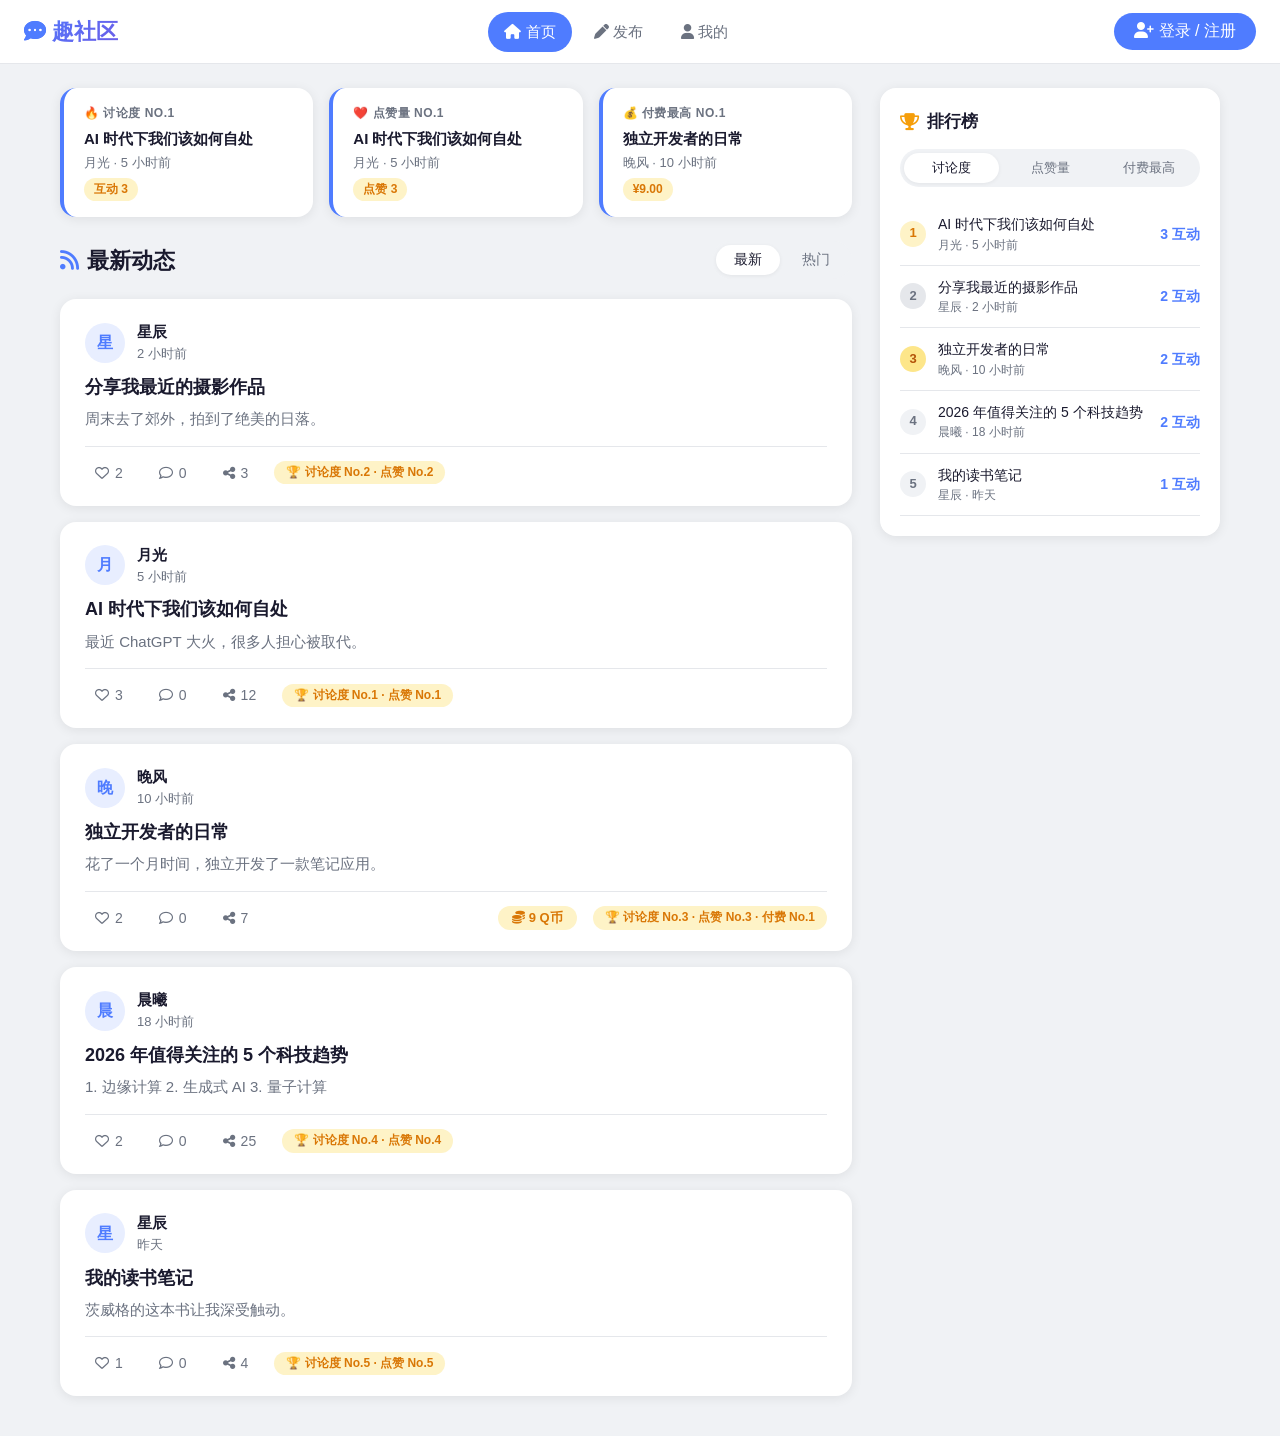
<file: index.html>
<!DOCTYPE html>
<html lang="zh-CN">
<head>
    <meta charset="UTF-8" />
    <meta name="viewport" content="width=device-width, initial-scale=1.0" />
    <title>趣社区 - 自由分享交流</title>
    <link rel="stylesheet" href="https://cdnjs.cloudflare.com/ajax/libs/font-awesome/6.4.0/css/all.min.css" />
    <style>
        /* ===== CSS 变量 & 重置 ===== */
        :root {
            --primary: #4F7CFF;
            --primary-dark: #3a5fd9;
            --primary-light: #e8eeff;
            --secondary: #6C5CE7;
            --bg: #F0F2F5;
            --card-bg: #ffffff;
            --text: #1a1a2e;
            --text-secondary: #6b7280;
            --border: #e5e7eb;
            --shadow: 0 2px 12px rgba(0, 0, 0, 0.08);
            --radius: 16px;
            --radius-sm: 10px;
            --nav-height: 64px;
            --max-width: 1200px;
            --transition: 0.25s ease;
        }
        * {
            margin: 0;
            padding: 0;
            box-sizing: border-box;
        }
        body {
            font-family: -apple-system, "Helvetica Neue", Arial, sans-serif;
            background: var(--bg);
            color: var(--text);
            padding-top: var(--nav-height);
            line-height: 1.6;
        }
        a {
            text-decoration: none;
            color: inherit;
        }
        button {
            cursor: pointer;
            border: none;
            outline: none;
            font-family: inherit;
            font-size: inherit;
            background: none;
        }
        input,
        textarea {
            font-family: inherit;
            font-size: inherit;
            outline: none;
            border: none;
        }
        img {
            display: block;
            max-width: 100%;
        }
        .hidden {
            display: none !important;
        }

        /* ===== Toast ===== */
        .toast {
            position: fixed;
            bottom: 30px;
            left: 50%;
            transform: translateX(-50%);
            background: #1f2937;
            color: #fff;
            padding: 12px 28px;
            border-radius: 30px;
            font-size: 14px;
            font-weight: 500;
            box-shadow: 0 8px 32px rgba(0, 0, 0, 0.2);
            z-index: 9999;
            opacity: 0;
            transition: opacity 0.35s ease;
            pointer-events: none;
            max-width: 90vw;
            text-align: center;
        }
        .toast.show {
            opacity: 1;
        }
        .toast.success {
            background: #065f46;
        }
        .toast.error {
            background: #991b1b;
        }
        .toast.info {
            background: #1e40af;
        }

        /* ===== 导航栏 ===== */
        .navbar {
            position: fixed;
            top: 0;
            left: 0;
            right: 0;
            height: var(--nav-height);
            background: var(--card-bg);
            border-bottom: 1px solid var(--border);
            display: flex;
            align-items: center;
            justify-content: space-between;
            padding: 0 24px;
            z-index: 1000;
        }
        .navbar .logo {
            font-size: 22px;
            font-weight: 700;
            background: linear-gradient(135deg, var(--primary), var(--secondary));
            -webkit-background-clip: text;
            -webkit-text-fill-color: transparent;
        }
        .navbar .logo i {
            -webkit-text-fill-color: var(--primary);
        }
        .navbar .nav-links {
            display: flex;
            align-items: center;
            gap: 6px;
        }
        .navbar .nav-links a {
            padding: 8px 16px;
            border-radius: 30px;
            font-size: 15px;
            font-weight: 500;
            color: var(--text-secondary);
            transition: var(--transition);
            text-decoration: none;
            cursor: pointer;
        }
        .navbar .nav-links a:hover {
            background: var(--primary-light);
            color: var(--primary);
        }
        .navbar .nav-links a.active {
            background: var(--primary);
            color: #fff;
        }
        .navbar .user-area {
            display: flex;
            align-items: center;
            gap: 12px;
        }
        .navbar .user-area .avatar-sm {
            width: 34px;
            height: 34px;
            border-radius: 50%;
            background: var(--primary-light);
            color: var(--primary);
            display: flex;
            align-items: center;
            justify-content: center;
            font-weight: 600;
            font-size: 15px;
            flex-shrink: 0;
            overflow: hidden;
        }
        .navbar .user-area .avatar-sm img {
            width: 34px;
            height: 34px;
            border-radius: 50%;
            object-fit: cover;
        }
        .navbar .user-area .username {
            font-weight: 500;
            font-size: 14px;
            color: var(--text);
        }
        .navbar .user-area .btn-login {
            background: var(--primary);
            color: #fff;
            padding: 8px 20px;
            border-radius: 30px;
            font-weight: 500;
            transition: var(--transition);
        }
        .navbar .user-area .btn-login:hover {
            background: var(--primary-dark);
        }
        .navbar .user-area .btn-logout {
            color: var(--text-secondary);
            padding: 6px 12px;
            border-radius: 30px;
            transition: var(--transition);
        }
        .navbar .user-area .btn-logout:hover {
            background: #fee2e2;
            color: #dc2626;
        }
        .nav-toggle {
            display: none;
            font-size: 24px;
            color: var(--text);
            padding: 4px 8px;
        }
        @media (max-width: 820px) {
            .nav-toggle {
                display: block;
            }
            .navbar .nav-links {
                position: absolute;
                top: var(--nav-height);
                left: 0;
                right: 0;
                background: var(--card-bg);
                flex-direction: column;
                padding: 16px 24px;
                gap: 4px;
                border-bottom: 1px solid var(--border);
                box-shadow: var(--shadow);
                display: none;
            }
            .navbar .nav-links.open {
                display: flex;
            }
            .navbar .nav-links a {
                width: 100%;
                padding: 12px 16px;
                justify-content: center;
            }
            .navbar .user-area .username {
                display: none;
            }
        }

        /* ===== 容器 ===== */
        .container {
            max-width: var(--max-width);
            margin: 0 auto;
            padding: 24px 20px;
            display: grid;
            grid-template-columns: 1fr 340px;
            gap: 28px;
        }
        @media (max-width: 960px) {
            .container {
                grid-template-columns: 1fr;
            }
        }

        /* ===== 页面切换 ===== */
        .page {
            display: none;
            animation: fadeUp 0.3s ease;
        }
        .page.active {
            display: block;
        }
        @keyframes fadeUp {
            from {
                opacity: 0;
                transform: translateY(12px);
            }
            to {
                opacity: 1;
                transform: translateY(0);
            }
        }
        .page-title {
            font-size: 24px;
            font-weight: 700;
            margin-bottom: 20px;
        }

        /* ===== 冠军展示 ===== */
        .champions {
            display: grid;
            grid-template-columns: repeat(3, 1fr);
            gap: 16px;
            margin-bottom: 24px;
        }
        @media (max-width: 600px) {
            .champions {
                grid-template-columns: 1fr;
            }
        }
        .champion-item {
            background: var(--card-bg);
            border-radius: var(--radius);
            padding: 16px 20px;
            box-shadow: var(--shadow);
            border-left: 4px solid var(--primary);
            cursor: pointer;
            transition: var(--transition);
        }
        .champion-item:hover {
            transform: translateY(-2px);
            box-shadow: 0 4px 16px rgba(0, 0, 0, 0.1);
        }
        .champion-item .champ-label {
            font-size: 12px;
            font-weight: 600;
            color: var(--text-secondary);
            text-transform: uppercase;
            letter-spacing: 0.5px;
        }
        .champion-item .champ-title {
            font-weight: 600;
            font-size: 15px;
            margin: 4px 0 2px;
            white-space: nowrap;
            overflow: hidden;
            text-overflow: ellipsis;
        }
        .champion-item .champ-meta {
            font-size: 13px;
            color: var(--text-secondary);
        }
        .champion-item .champ-badge {
            display: inline-block;
            background: #fef3c7;
            color: #d97706;
            font-size: 12px;
            font-weight: 700;
            padding: 2px 10px;
            border-radius: 20px;
            margin-top: 4px;
        }

        /* ===== 帖子列表 ===== */
        .feed-header {
            display: flex;
            align-items: center;
            justify-content: space-between;
            margin-bottom: 20px;
            flex-wrap: wrap;
            gap: 12px;
        }
        .feed-header h2 {
            font-size: 22px;
            font-weight: 700;
        }
        .feed-header .tabs {
            display: flex;
            gap: 4px;
            background: var(--bg);
            padding: 4px;
            border-radius: 30px;
        }
        .feed-header .tabs button {
            padding: 6px 18px;
            border-radius: 30px;
            font-size: 14px;
            font-weight: 500;
            color: var(--text-secondary);
            transition: var(--transition);
            background: none;
            border: none;
            cursor: pointer;
        }
        .feed-header .tabs button.active {
            background: var(--card-bg);
            color: var(--text);
            box-shadow: 0 1px 4px rgba(0, 0, 0, 0.06);
        }

        /* ===== 帖子卡片 ===== */
        .post-card {
            background: var(--card-bg);
            border-radius: var(--radius);
            padding: 20px 24px;
            margin-bottom: 16px;
            box-shadow: var(--shadow);
            transition: var(--transition);
            border: 1px solid transparent;
            cursor: pointer;
        }
        .post-card:hover {
            border-color: var(--border);
            box-shadow: 0 4px 20px rgba(0, 0, 0, 0.06);
        }
        .post-card .post-header {
            display: flex;
            align-items: center;
            gap: 12px;
            margin-bottom: 10px;
        }
        .post-card .post-header .avatar {
            width: 40px;
            height: 40px;
            border-radius: 50%;
            background: var(--primary-light);
            color: var(--primary);
            display: flex;
            align-items: center;
            justify-content: center;
            font-weight: 600;
            font-size: 16px;
            flex-shrink: 0;
            overflow: hidden;
        }
        .post-card .post-header .avatar img {
            width: 40px;
            height: 40px;
            border-radius: 50%;
            object-fit: cover;
        }
        .post-card .post-header .info .name {
            font-weight: 600;
            font-size: 15px;
        }
        .post-card .post-header .info .time {
            font-size: 13px;
            color: var(--text-secondary);
        }
        .post-card .post-title {
            font-size: 18px;
            font-weight: 600;
            margin-bottom: 6px;
            line-height: 1.4;
        }
        .post-card .post-content {
            color: var(--text-secondary);
            font-size: 15px;
            display: -webkit-box;
            -webkit-line-clamp: 3;
            -webkit-box-orient: vertical;
            overflow: hidden;
            line-height: 1.7;
        }
        .post-card .post-media {
            margin-top: 12px;
            display: grid;
            grid-template-columns: repeat(auto-fill, minmax(120px, 1fr));
            gap: 8px;
        }
        .post-card .post-media img {
            border-radius: var(--radius-sm);
            width: 100%;
            height: 120px;
            object-fit: cover;
            background: var(--bg);
        }
        .post-card .post-media video {
            border-radius: var(--radius-sm);
            width: 100%;
            max-height: 300px;
            background: #000;
        }
        .post-card .post-meta {
            display: flex;
            align-items: center;
            gap: 16px;
            margin-top: 14px;
            padding-top: 14px;
            border-top: 1px solid var(--border);
            flex-wrap: wrap;
        }
        .post-card .post-meta .action-btn {
            display: flex;
            align-items: center;
            gap: 6px;
            font-size: 14px;
            color: var(--text-secondary);
            padding: 4px 10px;
            border-radius: 30px;
            transition: var(--transition);
            background: transparent;
            border: none;
            cursor: pointer;
        }
        .post-card .post-meta .action-btn:hover {
            background: var(--primary-light);
            color: var(--primary);
        }
        .post-card .post-meta .action-btn.liked {
            color: var(--primary);
        }
        .post-card .post-meta .action-btn.liked i {
            font-weight: 900;
        }
        .post-card .post-meta .action-btn .count {
            font-weight: 500;
        }
        .post-card .post-meta .price-tag {
            margin-left: auto;
            background: #fef3c7;
            color: #d97706;
            padding: 2px 14px;
            border-radius: 30px;
            font-size: 13px;
            font-weight: 600;
        }
        .post-card .post-meta .hot-badge {
            background: #fee2e2;
            color: #dc2626;
            padding: 2px 12px;
            border-radius: 30px;
            font-size: 13px;
            font-weight: 600;
        }
        .post-card .post-meta .rank-badge {
            background: #fef3c7;
            color: #d97706;
            padding: 2px 12px;
            border-radius: 30px;
            font-size: 12px;
            font-weight: 600;
        }

        /* ===== 发布页面 ===== */
        .publish-box {
            background: var(--card-bg);
            border-radius: var(--radius);
            padding: 28px 32px;
            box-shadow: var(--shadow);
            max-width: 720px;
        }
        .publish-box .form-group {
            margin-bottom: 18px;
        }
        .publish-box .form-group label {
            display: block;
            font-weight: 600;
            font-size: 14px;
            margin-bottom: 6px;
        }
        .publish-box .form-group input,
        .publish-box .form-group textarea {
            width: 100%;
            padding: 12px 16px;
            border: 1px solid var(--border);
            border-radius: var(--radius-sm);
            background: var(--bg);
            transition: var(--transition);
            font-size: 15px;
        }
        .publish-box .form-group input:focus,
        .publish-box .form-group textarea:focus {
            border-color: var(--primary);
            background: #fff;
            box-shadow: 0 0 0 3px rgba(79, 124, 255, 0.12);
        }
        .publish-box .form-group textarea {
            min-height: 140px;
            resize: vertical;
        }
        .file-upload-area {
            display: flex;
            align-items: center;
            gap: 12px;
            flex-wrap: wrap;
        }
        .btn-upload {
            padding: 8px 20px;
            background: var(--primary-light);
            color: var(--primary);
            border-radius: 30px;
            font-weight: 500;
            transition: var(--transition);
            border: none;
            cursor: pointer;
        }
        .btn-upload:hover {
            background: var(--primary);
            color: #fff;
        }
        .file-count {
            font-size: 14px;
            color: var(--text-secondary);
        }
        .preview-grid {
            display: flex;
            flex-wrap: wrap;
            gap: 8px;
            margin-top: 10px;
        }
        .preview-grid .preview-item {
            position: relative;
            width: 80px;
            height: 80px;
            border-radius: var(--radius-sm);
            overflow: hidden;
            border: 1px solid var(--border);
        }
        .preview-grid .preview-item img,
        .preview-grid .preview-item video {
            width: 100%;
            height: 100%;
            object-fit: cover;
        }
        .preview-grid .preview-item .remove-btn {
            position: absolute;
            top: 2px;
            right: 2px;
            width: 20px;
            height: 20px;
            border-radius: 50%;
            background: rgba(0, 0, 0, 0.6);
            color: #fff;
            font-size: 12px;
            display: flex;
            align-items: center;
            justify-content: center;
            cursor: pointer;
            transition: var(--transition);
            border: none;
        }
        .preview-grid .preview-item .remove-btn:hover {
            background: #dc2626;
        }
        .btn-publish {
            background: linear-gradient(135deg, var(--primary), var(--secondary));
            color: #fff;
            padding: 12px 40px;
            border-radius: 30px;
            font-weight: 600;
            font-size: 16px;
            transition: var(--transition);
            border: none;
            cursor: pointer;
            box-shadow: 0 4px 14px rgba(79, 124, 255, 0.35);
        }
        .btn-publish:hover {
            transform: translateY(-2px);
            box-shadow: 0 6px 24px rgba(79, 124, 255, 0.45);
        }

        /* ===== 排行榜 ===== */
        .sidebar {
            position: sticky;
            top: calc(var(--nav-height) + 24px);
            align-self: start;
        }
        .rank-card {
            background: var(--card-bg);
            border-radius: var(--radius);
            padding: 20px;
            box-shadow: var(--shadow);
        }
        .rank-card h3 {
            font-size: 17px;
            font-weight: 700;
            margin-bottom: 14px;
            display: flex;
            align-items: center;
            gap: 8px;
        }
        .rank-tabs {
            display: flex;
            gap: 4px;
            background: var(--bg);
            padding: 4px;
            border-radius: 30px;
            margin-bottom: 16px;
        }
        .rank-tabs button {
            flex: 1;
            padding: 6px 0;
            border-radius: 30px;
            font-size: 13px;
            font-weight: 500;
            color: var(--text-secondary);
            transition: var(--transition);
            text-align: center;
            background: none;
            border: none;
            cursor: pointer;
        }
        .rank-tabs button.active {
            background: var(--card-bg);
            color: var(--text);
            box-shadow: 0 1px 4px rgba(0, 0, 0, 0.06);
        }
        .rank-list .rank-item {
            display: flex;
            align-items: center;
            gap: 12px;
            padding: 10px 0;
            border-bottom: 1px solid var(--border);
            cursor: pointer;
            transition: var(--transition);
        }
        .rank-list .rank-item:hover {
            background: var(--primary-light);
            margin: 0 -8px;
            padding-left: 8px;
            padding-right: 8px;
            border-radius: var(--radius-sm);
        }
        .rank-list .rank-item .rank-num {
            width: 26px;
            height: 26px;
            border-radius: 50%;
            background: var(--bg);
            display: flex;
            align-items: center;
            justify-content: center;
            font-size: 13px;
            font-weight: 700;
            color: var(--text-secondary);
            flex-shrink: 0;
        }
        .rank-list .rank-item .rank-num.top1 {
            background: #fef3c7;
            color: #d97706;
        }
        .rank-list .rank-item .rank-num.top2 {
            background: #e5e7eb;
            color: #6b7280;
        }
        .rank-list .rank-item .rank-num.top3 {
            background: #fde68a;
            color: #b45309;
        }
        .rank-list .rank-item .rank-info {
            flex: 1;
            min-width: 0;
        }
        .rank-list .rank-item .rank-info .r-title {
            font-weight: 500;
            font-size: 14px;
            white-space: nowrap;
            overflow: hidden;
            text-overflow: ellipsis;
        }
        .rank-list .rank-item .rank-info .r-meta {
            font-size: 12px;
            color: var(--text-secondary);
        }
        .rank-list .rank-item .rank-value {
            font-weight: 600;
            font-size: 14px;
            color: var(--primary);
            flex-shrink: 0;
        }
        .rank-empty {
            text-align: center;
            color: var(--text-secondary);
            padding: 20px 0;
            font-size: 14px;
        }

        /* ===== 个人中心 ===== */
        .profile-box {
            background: var(--card-bg);
            border-radius: var(--radius);
            padding: 28px 32px;
            box-shadow: var(--shadow);
            max-width: 720px;
        }
        .profile-head {
            display: flex;
            align-items: center;
            gap: 20px;
            margin-bottom: 20px;
            flex-wrap: wrap;
        }
        .profile-head .p-info {
            flex: 1;
        }
        .profile-head .p-info .p-name {
            font-size: 20px;
            font-weight: 700;
        }
        .profile-head .p-info .p-joined {
            font-size: 14px;
            color: var(--text-secondary);
        }

        /* ===== 余额和充值样式 ===== */
        .balance-section {
            background: linear-gradient(135deg, #fef3c7, #fde68a);
            border-radius: var(--radius-sm);
            padding: 16px 20px;
            margin: 12px 0 20px 0;
            display: flex;
            align-items: center;
            justify-content: space-between;
            flex-wrap: wrap;
            gap: 12px;
            border: 1px solid #f59e0b;
        }
        .balance-section .balance-info {
            display: flex;
            align-items: center;
            gap: 12px;
        }
        .balance-section .balance-info .coin-icon {
            font-size: 28px;
            color: #f59e0b;
        }
        .balance-section .balance-info .balance-amount {
            font-size: 28px;
            font-weight: 700;
            color: #92400e;
        }
        .balance-section .balance-info .balance-label {
            font-size: 14px;
            color: #92400e;
            font-weight: 500;
        }
        .btn-recharge {
            padding: 8px 24px;
            background: #f59e0b;
            color: #fff;
            border-radius: 30px;
            font-weight: 600;
            font-size: 15px;
            transition: var(--transition);
            border: none;
            cursor: pointer;
            box-shadow: 0 2px 8px rgba(245, 158, 11, 0.3);
        }
        .btn-recharge:hover {
            transform: translateY(-2px);
            box-shadow: 0 4px 16px rgba(245, 158, 11, 0.4);
        }

        /* ===== 充值弹窗 ===== */
        .recharge-options {
            display: grid;
            grid-template-columns: repeat(3, 1fr);
            gap: 12px;
            margin: 16px 0;
        }
        .recharge-option {
            padding: 16px 12px;
            border: 2px solid var(--border);
            border-radius: var(--radius-sm);
            text-align: center;
            cursor: pointer;
            transition: var(--transition);
            background: var(--bg);
        }
        .recharge-option:hover {
            border-color: var(--primary);
            background: var(--primary-light);
            transform: scale(1.02);
        }
        .recharge-option.selected {
            border-color: var(--primary);
            background: var(--primary-light);
            box-shadow: 0 0 0 3px rgba(79, 124, 255, 0.2);
        }
        .recharge-option .amount {
            font-size: 24px;
            font-weight: 700;
            color: var(--text);
        }
        .recharge-option .label {
            font-size: 12px;
            color: var(--text-secondary);
        }
        .btn-confirm-recharge {
            width: 100%;
            padding: 12px;
            background: linear-gradient(135deg, #f59e0b, #d97706);
            color: #fff;
            border-radius: 30px;
            font-weight: 600;
            font-size: 16px;
            border: none;
            cursor: pointer;
            transition: var(--transition);
            margin-top: 8px;
        }
        .btn-confirm-recharge:hover {
            transform: translateY(-2px);
            box-shadow: 0 4px 14px rgba(245, 158, 11, 0.4);
        }

        .avatar-wrapper {
            position: relative;
            cursor: pointer;
            width: 72px;
            height: 72px;
            border-radius: 50%;
            overflow: hidden;
            flex-shrink: 0;
        }
        .avatar-wrapper .big-avatar {
            width: 72px;
            height: 72px;
            border-radius: 50%;
            background: var(--primary-light);
            color: var(--primary);
            display: flex;
            align-items: center;
            justify-content: center;
            font-size: 30px;
            font-weight: 700;
        }
        .avatar-wrapper img {
            width: 72px;
            height: 72px;
            border-radius: 50%;
            object-fit: cover;
            display: block;
        }
        .avatar-overlay {
            position: absolute;
            inset: 0;
            border-radius: 50%;
            background: rgba(0, 0, 0, 0.55);
            display: none;
            align-items: center;
            justify-content: center;
            flex-direction: column;
            color: #fff;
            pointer-events: none;
            transition: opacity 0.25s ease;
        }
        .avatar-overlay i {
            font-size: 24px;
            margin-bottom: 2px;
        }
        .avatar-overlay span {
            font-size: 12px;
            opacity: 0.9;
        }
        .avatar-wrapper:hover .avatar-overlay {
            display: flex !important;
        }
        .btn-change-avatar {
            margin-top: 6px;
            padding: 4px 16px;
            background: var(--primary-light);
            color: var(--primary);
            border-radius: 20px;
            font-size: 13px;
            font-weight: 500;
            border: none;
            cursor: pointer;
            transition: var(--transition);
        }
        .btn-change-avatar:hover {
            background: var(--primary);
            color: #fff;
        }
        .profile-posts .pp-title {
            font-weight: 600;
            font-size: 16px;
            margin-bottom: 12px;
            border-bottom: 1px solid var(--border);
            padding-bottom: 8px;
        }
        .profile-posts .pp-item {
            padding: 10px 0;
            border-bottom: 1px solid var(--border);
            cursor: pointer;
            transition: var(--transition);
        }
        .profile-posts .pp-item:hover {
            background: var(--primary-light);
            margin: 0 -12px;
            padding-left: 12px;
            padding-right: 12px;
            border-radius: var(--radius-sm);
        }
        .profile-posts .pp-item .pp-title-text {
            font-weight: 500;
        }
        .profile-posts .pp-item .pp-meta {
            font-size: 13px;
            color: var(--text-secondary);
        }
        .profile-empty {
            color: var(--text-secondary);
            text-align: center;
            padding: 30px 0;
        }

        /* ===== 模态框 ===== */
        .modal-overlay {
            position: fixed;
            inset: 0;
            background: rgba(0, 0, 0, 0.45);
            backdrop-filter: blur(4px);
            display: none;
            align-items: center;
            justify-content: center;
            z-index: 2000;
            padding: 20px;
        }
        .modal-overlay.open {
            display: flex;
        }
        .modal-content {
            background: var(--card-bg);
            border-radius: var(--radius);
            max-width: 700px;
            width: 100%;
            max-height: 90vh;
            overflow-y: auto;
            padding: 32px 36px;
            position: relative;
            animation: slideUp 0.3s ease;
            box-shadow: 0 20px 60px rgba(0, 0, 0, 0.2);
        }
        .recharge-modal .modal-content {
            max-width: 480px;
        }
        .detail-content {
            max-width: 700px;
        }
        @keyframes slideUp {
            from {
                opacity: 0;
                transform: translateY(30px) scale(0.97);
            }
            to {
                opacity: 1;
                transform: translateY(0) scale(1);
            }
        }
        .modal-content .modal-close {
            position: sticky;
            top: 0;
            float: right;
            font-size: 26px;
            color: var(--text-secondary);
            background: var(--bg);
            width: 40px;
            height: 40px;
            border-radius: 50%;
            display: flex;
            align-items: center;
            justify-content: center;
            transition: var(--transition);
            z-index: 10;
            margin-bottom: 8px;
            border: none;
            cursor: pointer;
        }
        .modal-content .modal-close:hover {
            background: #fee2e2;
            color: #dc2626;
        }
        .modal-content .detail-header {
            display: flex;
            align-items: center;
            gap: 12px;
            margin-bottom: 12px;
        }
        .modal-content .detail-header .avatar {
            width: 44px;
            height: 44px;
            border-radius: 50%;
            background: var(--primary-light);
            color: var(--primary);
            display: flex;
            align-items: center;
            justify-content: center;
            font-weight: 600;
            font-size: 18px;
            flex-shrink: 0;
            overflow: hidden;
        }
        .modal-content .detail-header .avatar img {
            width: 44px;
            height: 44px;
            border-radius: 50%;
            object-fit: cover;
        }
        .modal-content .detail-header .info .name {
            font-weight: 600;
            font-size: 16px;
        }
        .modal-content .detail-header .info .time {
            font-size: 13px;
            color: var(--text-secondary);
        }
        .modal-content .detail-title {
            font-size: 24px;
            font-weight: 700;
            margin: 8px 0 12px;
            line-height: 1.3;
        }
        .modal-content .detail-body {
            font-size: 16px;
            line-height: 1.8;
            color: var(--text-secondary);
            white-space: pre-wrap;
            word-break: break-word;
        }
        .modal-content .detail-media {
            margin-top: 12px;
            display: grid;
            grid-template-columns: repeat(auto-fill, minmax(150px, 1fr));
            gap: 10px;
        }
        .modal-content .detail-media img {
            border-radius: var(--radius-sm);
            width: 100%;
            height: 150px;
            object-fit: cover;
            background: var(--bg);
        }
        .modal-content .detail-media video {
            border-radius: var(--radius-sm);
            width: 100%;
            max-height: 400px;
            background: #000;
        }
        .modal-content .detail-meta {
            display: flex;
            align-items: center;
            gap: 20px;
            margin: 18px 0 20px;
            padding: 14px 0;
            border-top: 1px solid var(--border);
            border-bottom: 1px solid var(--border);
            flex-wrap: wrap;
        }
        .modal-content .detail-meta .action-btn {
            display: flex;
            align-items: center;
            gap: 6px;
            font-size: 15px;
            color: var(--text-secondary);
            padding: 4px 12px;
            border-radius: 30px;
            transition: var(--transition);
            background: transparent;
            border: none;
            cursor: pointer;
        }
        .modal-content .detail-meta .action-btn:hover {
            background: var(--primary-light);
            color: var(--primary);
        }
        .modal-content .detail-meta .action-btn.liked {
            color: var(--primary);
        }
        .modal-content .detail-meta .action-btn.liked i {
            font-weight: 900;
        }
        .modal-content .detail-meta .price-tag {
            background: #fef3c7;
            color: #d97706;
            padding: 2px 16px;
            border-radius: 30px;
            font-size: 14px;
            font-weight: 600;
        }

        /* ===== 评论 ===== */
        .comments-section {
            margin-top: 20px;
        }
        .comments-section .comment-title {
            font-weight: 600;
            font-size: 16px;
            margin-bottom: 12px;
        }
        .comment-input {
            display: flex;
            gap: 10px;
            margin-bottom: 16px;
            position: relative;
            align-items: center;
        }
        .comment-input input {
            flex: 1;
            padding: 10px 16px;
            border: 1px solid #e5e7eb;
            border-radius: 30px;
            background: #F0F2F5;
            font-size: 14px;
            outline: none;
            transition: all 0.2s;
        }
        .comment-input input:focus {
            border-color: #4F7CFF;
            background: #ffffff;
            box-shadow: 0 0 0 3px rgba(79, 124, 255, 0.12);
        }
        .comment-input .emoji-btn {
            padding: 10px 14px;
            background: #F0F2F5;
            border: 1px solid #e5e7eb;
            border-radius: 30px;
            color: #6b7280;
            font-size: 18px;
            display: flex;
            align-items: center;
            justify-content: center;
            cursor: pointer;
            transition: all 0.2s;
        }
        .comment-input .emoji-btn:hover {
            background: #e8eeff;
            color: #4F7CFF;
            border-color: #4F7CFF;
        }
        .comment-input button#commentSubmit {
            padding: 10px 24px;
            background: #4F7CFF;
            color: #fff;
            border-radius: 30px;
            font-weight: 500;
            border: none;
            cursor: pointer;
            flex-shrink: 0;
            transition: all 0.2s;
        }
        .comment-input button#commentSubmit:hover {
            background: #3a5fd9;
        }

        /* ===== Emoji 面板 ===== */
        .emoji-picker {
            display: none;
            position: absolute;
            bottom: 70px;
            left: 0;
            background: #ffffff;
            border: 1px solid #e5e7eb;
            border-radius: 12px;
            padding: 14px 16px;
            box-shadow: 0 8px 30px rgba(0, 0, 0, 0.15);
            z-index: 100;
            grid-template-columns: repeat(6, 1fr);
            gap: 8px;
            min-width: 300px;
            width: auto;
            box-sizing: border-box;
        }
        .emoji-picker.open {
            display: grid !important;
        }
        .emoji-picker .emoji-option {
            padding: 8px 10px;
            border-radius: 8px;
            font-size: 26px;
            background: transparent;
            transition: all 0.2s;
            cursor: pointer;
            border: none;
            text-align: center;
            min-width: 36px;
            min-height: 36px;
            display: flex;
            align-items: center;
            justify-content: center;
        }
        .emoji-picker .emoji-option:hover {
            background: #e8eeff;
            transform: scale(1.2);
        }

        .comments-section .comment-item {
            display: flex;
            gap: 12px;
            padding: 12px 0;
            border-bottom: 1px solid var(--border);
        }
        .comments-section .comment-item:last-child {
            border-bottom: none;
        }
        .comments-section .comment-item .c-avatar {
            width: 32px;
            height: 32px;
            border-radius: 50%;
            background: var(--primary-light);
            color: var(--primary);
            display: flex;
            align-items: center;
            justify-content: center;
            font-weight: 600;
            font-size: 13px;
            flex-shrink: 0;
            overflow: hidden;
        }
        .comments-section .comment-item .c-avatar img {
            width: 32px;
            height: 32px;
            border-radius: 50%;
            object-fit: cover;
        }
        .comments-section .comment-item .c-body .c-name {
            font-weight: 600;
            font-size: 14px;
        }
        .comments-section .comment-item .c-body .c-time {
            font-size: 12px;
            color: var(--text-secondary);
            margin-left: 8px;
        }
        .comments-section .comment-item .c-body .c-text {
            font-size: 14px;
            color: var(--text-secondary);
            margin-top: 2px;
        }
        .comments-section .comment-empty {
            color: var(--text-secondary);
            font-size: 14px;
            text-align: center;
            padding: 16px 0;
        }

        /* ===== 分享模态框 ===== */
        .share-modal .modal-content {
            max-width: 420px;
            text-align: center;
            padding: 32px 28px;
        }
        .share-modal .share-icon {
            font-size: 48px;
            color: var(--primary);
            margin-bottom: 10px;
        }
        .share-modal .share-title {
            font-size: 20px;
            font-weight: 700;
            margin-bottom: 4px;
        }
        .share-modal .share-desc {
            color: var(--text-secondary);
            font-size: 14px;
            margin-bottom: 18px;
        }
        .share-modal .share-link-box {
            display: flex;
            gap: 8px;
            background: var(--bg);
            border-radius: var(--radius-sm);
            padding: 4px;
        }
        .share-modal .share-link-box input {
            flex: 1;
            padding: 10px 14px;
            background: transparent;
            border: none;
            font-size: 14px;
            color: var(--text);
        }
        .share-modal .share-link-box button {
            padding: 10px 20px;
            background: var(--primary);
            color: #fff;
            border-radius: var(--radius-sm);
            font-weight: 500;
            transition: var(--transition);
            flex-shrink: 0;
            border: none;
            cursor: pointer;
        }
        .share-modal .share-link-box button:hover {
            background: var(--primary-dark);
        }

        /* ===== 登录模态框 ===== */
        .auth-modal .modal-content {
            max-width: 420px;
            padding: 32px 28px;
        }
        .auth-modal .auth-title {
            font-size: 24px;
            font-weight: 700;
            text-align: center;
            margin-bottom: 6px;
        }
        .auth-modal .auth-sub {
            text-align: center;
            color: var(--text-secondary);
            font-size: 14px;
            margin-bottom: 20px;
        }
        .auth-modal .auth-switch {
            text-align: center;
            font-size: 14px;
            color: var(--text-secondary);
            margin-top: 16px;
        }
        .auth-modal .auth-switch a {
            color: var(--primary);
            font-weight: 600;
            cursor: pointer;
        }
        .auth-modal .auth-switch a:hover {
            text-decoration: underline;
        }
        .auth-modal .form-group {
            margin-bottom: 14px;
        }
        .auth-modal .form-group label {
            display: block;
            font-weight: 500;
            font-size: 14px;
            margin-bottom: 4px;
        }
        .auth-modal .form-group input {
            width: 100%;
            padding: 10px 14px;
            border: 1px solid var(--border);
            border-radius: var(--radius-sm);
            background: var(--bg);
            transition: var(--transition);
            font-size: 15px;
            box-sizing: border-box;
        }
        .auth-modal .form-group input:focus {
            border-color: var(--primary);
            background: #fff;
            box-shadow: 0 0 0 3px rgba(79, 124, 255, 0.12);
        }
        .auth-modal .btn-auth {
            width: 100%;
            padding: 12px;
            background: linear-gradient(135deg, var(--primary), var(--secondary));
            color: #fff;
            border-radius: 30px;
            font-weight: 600;
            font-size: 16px;
            transition: var(--transition);
            margin-top: 6px;
            border: none;
            cursor: pointer;
            box-shadow: 0 4px 14px rgba(79, 124, 255, 0.3);
        }
        .auth-modal .btn-auth:hover {
            transform: translateY(-2px);
            box-shadow: 0 6px 24px rgba(79, 124, 255, 0.4);
        }

        /* ===== 滚动条 ===== */
        ::-webkit-scrollbar {
            width: 6px;
        }
        ::-webkit-scrollbar-track {
            background: var(--bg);
        }
        ::-webkit-scrollbar-thumb {
            background: #c4c8d0;
            border-radius: 10px;
        }
        ::-webkit-scrollbar-thumb:hover {
            background: #a0a6b0;
        }
    </style>
</head>
<body>

    <div id="toast" class="toast"></div>

    <!-- ===== 导航栏 ===== -->
    <nav class="navbar" id="navbar">
        <div class="logo"><i class="fas fa-comment-dots"></i> 趣社区</div>
        <button class="nav-toggle" id="navToggle"><i class="fas fa-bars"></i></button>
        <div class="nav-links" id="navLinks">
            <a href="#" class="active" data-page="home"><i class="fas fa-home"></i> 首页</a>
            <a href="#" data-page="publish"><i class="fas fa-pen"></i> 发布</a>
            <a href="#" data-page="profile"><i class="fas fa-user"></i> 我的</a>
        </div>
        <div class="user-area" id="userArea"></div>
    </nav>

    <!-- ===== 主容器 ===== -->
    <div class="container">
        <div>
            <div class="page active" id="page-home">
                <div class="champions" id="champions"></div>
                <div class="feed-header">
                    <h2><i class="fas fa-rss" style="color:#4F7CFF;margin-right:8px;"></i>最新动态</h2>
                    <div class="tabs" id="feedTabs">
                        <button class="active" data-sort="new">最新</button>
                        <button data-sort="hot">热门</button>
                    </div>
                </div>
                <div id="postList"></div>
            </div>

            <div class="page" id="page-publish">
                <div class="page-title"><i class="fas fa-feather-alt" style="color:#4F7CFF;margin-right:10px;"></i>发布帖子</div>
                <div class="publish-box">
                    <div class="form-group">
                        <label>标题 <span style="color:#ef4444;">*</span></label>
                        <input type="text" id="pubTitle" placeholder="输入标题..." maxlength="80" />
                    </div>
                    <div class="form-group">
                        <label>内容 <span style="color:#ef4444;">*</span></label>
                        <textarea id="pubContent" placeholder="分享你的想法..." maxlength="5000"></textarea>
                    </div>
                    <div class="form-group">
                        <label>图片（最多 8 张）</label>
                        <div class="file-upload-area">
                            <input type="file" id="pubImages" accept="image/*" multiple style="display:none;" />
                            <button type="button" class="btn-upload" id="btnUploadImages"><i class="fas fa-image"></i> 选择图片</button>
                            <span class="file-count" id="imageCount">已选 0 张</span>
                        </div>
                        <div class="preview-grid" id="imagePreview"></div>
                    </div>
                    <div class="form-group">
                        <label>视频（最多 1 个）</label>
                        <div class="file-upload-area">
                            <input type="file" id="pubVideo" accept="video/*" style="display:none;" />
                            <button type="button" class="btn-upload" id="btnUploadVideo"><i class="fas fa-video"></i> 选择视频</button>
                            <span class="file-count" id="videoCount">未选择</span>
                        </div>
                        <div class="preview-grid" id="videoPreview"></div>
                    </div>
                    <div class="form-group">
                        <label>付费金额 (Q币) <span style="color:#6b7280;font-weight:400;font-size:13px;">— 设为0则免费</span></label>
                        <input type="number" id="pubPrice" placeholder="0" min="0" step="1" value="0" />
                    </div>
                    <button class="btn-publish" id="btnPublish"><i class="fas fa-paper-plane" style="margin-right:8px;"></i>发布</button>
                </div>
            </div>

            <div class="page" id="page-profile">
                <div class="page-title"><i class="fas fa-user-circle" style="color:#4F7CFF;margin-right:10px;"></i>个人中心</div>
                <div class="profile-box" id="profileBox"></div>
            </div>
        </div>

        <aside class="sidebar" id="sidebar">
            <div class="rank-card">
                <h3><i class="fas fa-trophy" style="color:#f59e0b;"></i> 排行榜</h3>
                <div class="rank-tabs" id="rankTabs">
                    <button class="active" data-rank="discuss">讨论度</button>
                    <button data-rank="likes">点赞量</button>
                    <button data-rank="price">付费最高</button>
                </div>
                <div class="rank-list" id="rankList"></div>
            </div>
        </aside>
    </div>

    <!-- ===== 登录模态框 ===== -->
    <div class="modal-overlay auth-modal" id="authModal">
        <div class="modal-content">
            <button class="modal-close" id="authClose"><i class="fas fa-times"></i></button>
            <div id="authContent"></div>
        </div>
    </div>

    <!-- ===== 帖子详情模态框 ===== -->
    <div class="modal-overlay" id="detailModal">
        <div class="modal-content detail-content">
            <button class="modal-close" id="detailClose"><i class="fas fa-times"></i></button>
            <div id="detailContent"></div>
        </div>
    </div>

    <!-- ===== 分享模态框 ===== -->
    <div class="modal-overlay share-modal" id="shareModal">
        <div class="modal-content">
            <button class="modal-close" id="shareClose"><i class="fas fa-times"></i></button>
            <div class="share-icon"><i class="fas fa-share-alt"></i></div>
            <div class="share-title">分享这篇帖子</div>
            <div class="share-desc">复制链接分享给朋友</div>
            <div class="share-link-box">
                <input type="text" id="shareLinkInput" readonly />
                <button id="shareCopyBtn"><i class="fas fa-copy"></i> 复制</button>
            </div>
        </div>
    </div>

    <!-- ===== 充值模态框 ===== -->
    <div class="modal-overlay recharge-modal" id="rechargeModal">
        <div class="modal-content">
            <button class="modal-close" id="rechargeClose"><i class="fas fa-times"></i></button>
            <div style="text-align:center;margin-bottom:8px;">
                <i class="fas fa-coins" style="font-size:40px;color:#f59e0b;"></i>
                <h2 style="margin-top:4px;font-size:22px;font-weight:700;">充值 Q币</h2>
                <p style="color:var(--text-secondary);font-size:14px;">选择充值金额，Q币可用于购买付费帖子</p>
            </div>
            <div class="recharge-options" id="rechargeOptions">
                <div class="recharge-option" data-amount="10">
                    <div class="amount">10</div>
                    <div class="label">Q币</div>
                </div>
                <div class="recharge-option" data-amount="50">
                    <div class="amount">50</div>
                    <div class="label">Q币</div>
                </div>
                <div class="recharge-option" data-amount="100">
                    <div class="amount">100</div>
                    <div class="label">Q币</div>
                </div>
                <div class="recharge-option" data-amount="200">
                    <div class="amount">200</div>
                    <div class="label">Q币</div>
                </div>
                <div class="recharge-option" data-amount="500">
                    <div class="amount">500</div>
                    <div class="label">Q币</div>
                </div>
                <div class="recharge-option" data-amount="1000">
                    <div class="amount">1000</div>
                    <div class="label">Q币</div>
                </div>
            </div>
            <button class="btn-confirm-recharge" id="confirmRecharge">确认充值</button>
        </div>
    </div>

    <script>
        // ================================================================
        // DATA LAYER
        // ================================================================
        const STORAGE_KEY = 'quCommunityData';
        let data = loadData();

        function getDefaultData() {
            return { users: [], posts: [], nextUserId: 1, nextPostId: 1 };
        }

        function loadData() {
            try {
                const raw = localStorage.getItem(STORAGE_KEY);
                if (raw) {
                    const parsed = JSON.parse(raw);
                    const def = getDefaultData();
                    for (const k in def) {
                        if (!(k in parsed)) parsed[k] = def[k];
                    }
                    // 确保每个用户有 balance 字段
                    if (parsed.users) {
                        parsed.users.forEach(u => {
                            if (u.balance === undefined) u.balance = 0;
                        });
                    }
                    return parsed;
                }
            } catch (_) {}
            const def = getDefaultData();
            return def;
        }

        function saveData() {
            localStorage.setItem(STORAGE_KEY, JSON.stringify(data));
        }

        // ================================================================
        // SAMPLE DATA
        // ================================================================
        function initSampleData() {
            if (data.users.length > 0) return;
            const now = Date.now();
            data.users = [
                { id: 1, username: '星辰', password: '123456', avatar: '', joined: now - 86400000 * 30, balance: 100 },
                { id: 2, username: '月光', password: '123456', avatar: '', joined: now - 86400000 * 20, balance: 50 },
                { id: 3, username: '晚风', password: '123456', avatar: '', joined: now - 86400000 * 10, balance: 200 },
                { id: 4, username: '晨曦', password: '123456', avatar: '', joined: now - 86400000 * 5, balance: 0 },
            ];
            data.nextUserId = 5;
            data.posts = [
                { id: 1, title: '分享我最近的摄影作品', content: '周末去了郊外，拍到了绝美的日落。', authorId: 1,
                    authorName: '星辰', authorAvatar: '', time: now - 3600000 * 2, likes: [2, 3], comments: [], views: 45,
                    shares: 3, price: 0, images: [], video: '' },
                { id: 2, title: 'AI 时代下我们该如何自处', content: '最近 ChatGPT 大火，很多人担心被取代。', authorId: 2,
                    authorName: '月光', authorAvatar: '', time: now - 3600000 * 5, likes: [1, 3, 4], comments: [],
                    views: 128, shares: 12, price: 0, images: [], video: '' },
                { id: 3, title: '独立开发者的日常', content: '花了一个月时间，独立开发了一款笔记应用。', authorId: 3,
                    authorName: '晚风', authorAvatar: '', time: now - 3600000 * 10, likes: [1, 4], comments: [],
                    views: 89, shares: 7, price: 9, images: [], video: '' },
                { id: 4, title: '2026 年值得关注的 5 个科技趋势', content: '1. 边缘计算 2. 生成式 AI 3. 量子计算', authorId: 4,
                    authorName: '晨曦', authorAvatar: '', time: now - 3600000 * 18, likes: [2, 3], comments: [],
                    views: 210, shares: 25, price: 0, images: [], video: '' },
                { id: 5, title: '我的读书笔记', content: '茨威格的这本书让我深受触动。', authorId: 1,
                    authorName: '星辰', authorAvatar: '', time: now - 3600000 * 24, likes: [4], comments: [],
                    views: 56, shares: 4, price: 0, images: [], video: '' },
            ];
            data.nextPostId = 6;
            saveData();
        }
        initSampleData();

        // ================================================================
        // STATE
        // ================================================================
        let currentUser = null;
        let currentSort = 'new';
        let currentRank = 'discuss';
        let viewingPostId = null;
        let uploadImages = [];
        let uploadVideo = null;
        let selectedRecharge = 0;

        // ================================================================
        // DOM REFS
        // ================================================================
        const $ = (s, ctx = document) => ctx.querySelector(s);
        const $$ = (s, ctx = document) => [...ctx.querySelectorAll(s)];

        const toastEl = $('#toast');
        const userArea = $('#userArea');
        const navLinks = $('#navLinks');
        const navToggle = $('#navToggle');
        const postList = $('#postList');
        const feedTabs = $('#feedTabs');
        const rankTabs = $('#rankTabs');
        const rankList = $('#rankList');
        const authModal = $('#authModal');
        const authContent = $('#authContent');
        const authClose = $('#authClose');
        const profileBox = $('#profileBox');
        const btnPublish = $('#btnPublish');
        const pubTitle = $('#pubTitle');
        const pubContent = $('#pubContent');
        const pubPrice = $('#pubPrice');
        const pubImages = $('#pubImages');
        const pubVideo = $('#pubVideo');
        const btnUploadImages = $('#btnUploadImages');
        const btnUploadVideo = $('#btnUploadVideo');
        const imageCount = $('#imageCount');
        const videoCount = $('#videoCount');
        const imagePreview = $('#imagePreview');
        const videoPreview = $('#videoPreview');
        const detailModal = $('#detailModal');
        const detailContent = $('#detailContent');
        const detailClose = $('#detailClose');
        const shareModal = $('#shareModal');
        const shareLinkInput = $('#shareLinkInput');
        const shareCopyBtn = $('#shareCopyBtn');
        const shareClose = $('#shareClose');
        const champions = $('#champions');
        const rechargeModal = $('#rechargeModal');
        const rechargeClose = $('#rechargeClose');
        const rechargeOptions = $('#rechargeOptions');
        const confirmRecharge = $('#confirmRecharge');

        // ================================================================
        // TOAST
        // ================================================================
        let toastTimer = null;

        function showToast(msg, type = 'info') {
            if (toastTimer) { clearTimeout(toastTimer);
                toastEl.classList.remove('show'); }
            toastEl.textContent = msg;
            toastEl.className = 'toast ' + type;
            void toastEl.offsetWidth;
            toastEl.classList.add('show');
            toastTimer = setTimeout(() => {
                toastEl.classList.remove('show');
                toastTimer = null;
            }, 2800);
        }

        // ================================================================
        // AUTH
        // ================================================================
        function getCurrentUser() {
            if (currentUser) return currentUser;
            const saved = sessionStorage.getItem('quUser');
            if (saved) {
                try {
                    const uid = parseInt(saved, 10);
                    const user = data.users.find(u => u.id === uid);
                    if (user) { currentUser = user; return user; }
                } catch (_) {}
            }
            return null;
        }

        function setCurrentUser(user) {
            currentUser = user;
            if (user) {
                sessionStorage.setItem('quUser', String(user.id));
            } else {
                sessionStorage.removeItem('quUser');
            }
            renderNav();
            renderFeed();
            renderRank();
            renderProfile();
            renderChampions();
        }

        function requireAuth() {
            const user = getCurrentUser();
            if (!user) {
                showToast('请先登录', 'error');
                openAuthModal();
                return null;
            }
            return user;
        }

        // ================================================================
        // NAV
        // ================================================================
        function renderNav() {
            const user = getCurrentUser();
            if (user) {
                const avatarHtml = user.avatar ?
                    `<img src="${user.avatar}" alt="头像" />` :
                    `<span>${user.username.charAt(0).toUpperCase()}</span>`;
                userArea.innerHTML = `
                    <div class="avatar-sm">${avatarHtml}</div>
                    <span class="username">${user.username}</span>
                    <button class="btn-logout" id="btnLogout"><i class="fas fa-sign-out-alt"></i> 退出</button>
                `;
                const btnLogout = $('#btnLogout');
                if (btnLogout) {
                    btnLogout.addEventListener('click', () => {
                        setCurrentUser(null);
                        showToast('已退出', 'info');
                        closeAllModals();
                    });
                }
            } else {
                userArea.innerHTML = `
                    <button class="btn-login" id="btnLogin"><i class="fas fa-user-plus"></i> 登录 / 注册</button>
                `;
                const btnLogin = $('#btnLogin');
                if (btnLogin) {
                    btnLogin.addEventListener('click', openAuthModal);
                }
            }
        }

        // ================================================================
        // NAVIGATION
        // ================================================================
        function navigateTo(page) {
            $$('.page').forEach(el => el.classList.remove('active'));
            const target = $('#page-' + page);
            if (target) target.classList.add('active');

            $$('.nav-links a').forEach(a => {
                a.classList.toggle('active', a.dataset.page === page);
            });

            if (page === 'publish' || page === 'profile') {
                $('#sidebar').style.display = 'none';
            } else {
                $('#sidebar').style.display = '';
            }

            if (page === 'home') {
                renderFeed();
                renderRank();
                renderChampions();
            }
            if (page === 'profile') {
                renderProfile();
            }
        }

        $$('.nav-links a').forEach(a => {
            a.addEventListener('click', (e) => {
                e.preventDefault();
                navigateTo(a.dataset.page);
            });
        });

        navToggle.addEventListener('click', () => {
            navLinks.classList.toggle('open');
        });

        // ================================================================
        // AUTH MODAL
        // ================================================================
        let authMode = 'login';

        function openAuthModal() {
            authModal.classList.add('open');
            renderAuthForm();
        }

        function closeAuthModal() {
            authModal.classList.remove('open');
        }

        function renderAuthForm() {
            const isLogin = authMode === 'login';
            authContent.innerHTML = `
                <div class="auth-title">${isLogin ? '登录' : '注册'}账号</div>
                <div class="auth-sub">${isLogin ? '欢迎回来！' : '加入趣社区，分享你的精彩'}</div>
                <form id="authForm">
                    <div class="form-group">
                        <label>用户名</label>
                        <input type="text" id="authUsername" placeholder="请输入用户名" required />
                    </div>
                    <div class="form-group">
                        <label>密码</label>
                        <input type="password" id="authPassword" placeholder="请输入密码" required />
                    </div>
                    ${!isLogin ? `
                    <div class="form-group">
                        <label>确认密码</label>
                        <input type="password" id="authPassword2" placeholder="请再次输入密码" required />
                    </div>
                    ` : ''}
                    <button type="submit" class="btn-auth">${isLogin ? '登 录' : '注 册'}</button>
                </form>
                <div class="auth-switch">
                    ${isLogin ? '还没有账号？' : '已有账号？'}
                    <a id="authSwitch">${isLogin ? '去注册' : '去登录'}</a>
                </div>
            `;

            const form = $('#authForm');
            if (form) {
                form.addEventListener('submit', handleAuthSubmit);
            }
            const switchLink = $('#authSwitch');
            if (switchLink) {
                switchLink.addEventListener('click', () => {
                    authMode = authMode === 'login' ? 'register' : 'login';
                    renderAuthForm();
                });
            }
        }

        function handleAuthSubmit(e) {
            e.preventDefault();
            const username = $('#authUsername').value.trim();
            const password = $('#authPassword').value.trim();
            if (!username || !password) {
                showToast('请填写完整信息', 'error');
                return;
            }

            if (authMode === 'login') {
                const user = data.users.find(u => u.username === username && u.password === password);
                if (!user) {
                    showToast('用户名或密码错误', 'error');
                    return;
                }
                setCurrentUser(user);
                showToast('登录成功！', 'success');
                closeAuthModal();
                renderFeed();
                renderRank();
                renderProfile();
                renderChampions();
            } else {
                const password2 = $('#authPassword2').value.trim();
                if (password !== password2) {
                    showToast('两次密码输入不一致', 'error');
                    return;
                }
                if (data.users.find(u => u.username === username)) {
                    showToast('用户名已存在', 'error');
                    return;
                }
                const newUser = {
                    id: data.nextUserId++,
                    username,
                    password,
                    avatar: '',
                    joined: Date.now(),
                    balance: 0,
                };
                data.users.push(newUser);
                saveData();
                setCurrentUser(newUser);
                showToast('注册成功！欢迎加入 🎉', 'success');
                closeAuthModal();
                renderFeed();
                renderRank();
                renderProfile();
                renderChampions();
            }
        }

        authClose.addEventListener('click', closeAuthModal);
        authModal.addEventListener('click', (e) => {
            if (e.target === authModal) closeAuthModal();
        });

        // ================================================================
        // RECHARGE
        // ================================================================
        function openRechargeModal() {
            const user = requireAuth();
            if (!user) return;
            selectedRecharge = 0;
            rechargeModal.classList.add('open');
            // 重置选中状态
            $$('.recharge-option').forEach(el => el.classList.remove('selected'));
        }

        function closeRechargeModal() {
            rechargeModal.classList.remove('open');
        }

        rechargeClose.addEventListener('click', closeRechargeModal);
        rechargeModal.addEventListener('click', (e) => {
            if (e.target === rechargeModal) closeRechargeModal();
        });

        // 充值选项点击
        rechargeOptions.addEventListener('click', (e) => {
            const option = e.target.closest('.recharge-option');
            if (!option) return;
            $$('.recharge-option').forEach(el => el.classList.remove('selected'));
            option.classList.add('selected');
            selectedRecharge = parseInt(option.dataset.amount, 10);
        });

        // 确认充值
        confirmRecharge.addEventListener('click', () => {
    if (selectedRecharge <= 0) {
        showToast('请选择充值金额', 'error');
        return;
    }
    const user = getCurrentUser();
    if (!user) { showToast('请先登录', 'error'); return; }

    user.balance = (user.balance || 0) + selectedRecharge;
    
    // 记录充值明细
    if (!user.rechargeRecords) user.rechargeRecords = [];
    user.rechargeRecords.push({
        type: 'recharge',
        amount: selectedRecharge,
        note: '充值Q币',
        time: Date.now()
    });
    
    saveData();
    closeRechargeModal();
    renderProfile();
    renderNav();
    showToast(`充值成功！+${selectedRecharge} Q币 🎉`, 'success');
});

        // ================================================================
        // CHAMPIONS
        // ================================================================
        function renderChampions() {
            const posts = data.posts;
            if (posts.length === 0) {
                champions.innerHTML = '';
                return;
            }

            const discussSorted = [...posts].sort((a, b) =>
                (b.likes.length + b.comments.length) - (a.likes.length + a.comments.length)
            );
            const discussChamp = discussSorted[0];

            const likesSorted = [...posts].sort((a, b) => b.likes.length - a.likes.length);
            const likesChamp = likesSorted[0];

            const priceSorted = [...posts].sort((a, b) => (b.price || 0) - (a.price || 0));
            const priceChamp = priceSorted[0];

            const champs = [
                { label: '🔥 讨论度 No.1', post: discussChamp, key: 'discuss' },
                { label: '❤️ 点赞量 No.1', post: likesChamp, key: 'likes' },
                { label: '💰 付费最高 No.1', post: priceChamp, key: 'price' },
            ];

            let html = '';
            champs.forEach(({ label, post, key }) => {
                if (!post) return;
                const rankText = key === 'discuss' ? `互动 ${post.likes.length + post.comments.length}` :
                    key === 'likes' ? `点赞 ${post.likes.length}` :
                    `¥${(post.price || 0).toFixed(2)}`;
                html += `
                    <div class="champion-item" onclick="openDetail(${post.id})">
                        <div class="champ-label">${label}</div>
                        <div class="champ-title">${escapeHtml(post.title)}</div>
                        <div class="champ-meta">${post.authorName} · ${formatTime(post.time)}</div>
                        <div class="champ-badge">${rankText}</div>
                    </div>
                `;
            });

            champions.innerHTML = html;
        }

        // ================================================================
        // FEED
        // ================================================================
        function renderFeed() {
            let posts = [...data.posts];
            if (currentSort === 'new') {
                posts.sort((a, b) => b.time - a.time);
            } else {
                posts.sort((a, b) => (b.likes.length + b.comments.length) - (a.likes.length + a.comments.length));
            }

            const user = getCurrentUser();
            if (posts.length === 0) {
                postList.innerHTML = `
                    <div style="text-align:center;padding:60px 0;color:var(--text-secondary);">
                        <i class="fas fa-inbox" style="font-size:40px;display:block;margin-bottom:12px;"></i>
                        暂无帖子，快来发布第一条吧！
                    </div>
                `;
                return;
            }

            const rankInfo = getRankInfo();

            let html = '';
            posts.forEach(p => {
                const liked = user ? p.likes.includes(user.id) : false;
                const commentCount = p.comments ? p.comments.length : 0;
                const price = p.price || 0;

                let hotBadge = '';
                if (p.likes.length + commentCount > 20) {
                    hotBadge = `<span class="hot-badge">🔥 热门</span>`;
                }

                let rankBadge = '';
                if (rankInfo[p.id]) {
                    rankBadge = `<span class="rank-badge">🏆 ${rankInfo[p.id]}</span>`;
                }

                const authorUser = data.users.find(u => u.id === p.authorId);
                const authorAvatar = authorUser && authorUser.avatar ? authorUser.avatar : '';

                let mediaHtml = '';
                if (p.images && p.images.length > 0) {
                    mediaHtml += `<div class="post-media">`;
                    p.images.forEach(img => {
                        mediaHtml += `<img src="${img}" alt="图片" />`;
                    });
                    mediaHtml += `</div>`;
                }
                if (p.video) {
                    mediaHtml += `<div class="post-media"><video src="${p.video}" controls></video></div>`;
                }

                html += `
                    <div class="post-card" data-id="${p.id}">
                        <div class="post-header">
                            <div class="avatar">${authorAvatar ? `<img src="${authorAvatar}" />` : p.authorName.charAt(0).toUpperCase()}</div>
                            <div class="info">
                                <div class="name">${p.authorName}</div>
                                <div class="time">${formatTime(p.time)}</div>
                            </div>
                        </div>
                        <div class="post-title">${escapeHtml(p.title)}</div>
                        <div class="post-content">${escapeHtml(p.content)}</div>
                        ${mediaHtml}
                        <div class="post-meta">
                            <button class="action-btn like-btn ${liked ? 'liked' : ''}" data-id="${p.id}">
                                <i class="${liked ? 'fas' : 'far'} fa-heart"></i>
                                <span class="count">${p.likes.length}</span>
                            </button>
                            <button class="action-btn comment-btn" data-id="${p.id}">
                                <i class="far fa-comment"></i>
                                <span class="count">${commentCount}</span>
                            </button>
                            <button class="action-btn share-btn" data-id="${p.id}">
                                <i class="fas fa-share-alt"></i>
                                <span class="count">${p.shares || 0}</span>
                            </button>
                            ${price > 0 ? `<span class="price-tag"><i class="fas fa-coins"></i> ${price} Q币</span>` : ''}
                            ${hotBadge}
                            ${rankBadge}
                        </div>
                    </div>
                `;
            });
            postList.innerHTML = html;

            $$('.like-btn').forEach(btn => {
                btn.addEventListener('click', (e) => {
                    e.stopPropagation();
                    const id = parseInt(btn.dataset.id, 10);
                    if (id) toggleLike(id);
                });
            });

            $$('.comment-btn').forEach(btn => {
                btn.addEventListener('click', (e) => {
                    e.stopPropagation();
                    const id = parseInt(btn.dataset.id, 10);
                    if (id) openDetail(id);
                });
            });

            $$('.share-btn').forEach(btn => {
                btn.addEventListener('click', (e) => {
                    e.stopPropagation();
                    const id = parseInt(btn.dataset.id, 10);
                    if (id) openShare(id);
                });
            });

            $$('.post-card').forEach(card => {
                card.addEventListener('click', () => {
                    const id = parseInt(card.dataset.id, 10);
                    if (id) openDetail(id);
                });
            });
        }

        feedTabs.addEventListener('click', (e) => {
            const btn = e.target.closest('button');
            if (!btn) return;
            $$('.feed-header .tabs button').forEach(b => b.classList.remove('active'));
            btn.classList.add('active');
            currentSort = btn.dataset.sort;
            renderFeed();
        });

        // ================================================================
        // RANK INFO
        // ================================================================
        function getRankInfo() {
            const posts = data.posts;
            const result = {};

            const discussSorted = [...posts].sort((a, b) =>
                (b.likes.length + b.comments.length) - (a.likes.length + a.comments.length)
            );
            discussSorted.forEach((p, idx) => {
                if (idx < 10) {
                    if (!result[p.id]) result[p.id] = [];
                    result[p.id].push(`讨论度 No.${idx + 1}`);
                }
            });

            const likesSorted = [...posts].sort((a, b) => b.likes.length - a.likes.length);
            likesSorted.forEach((p, idx) => {
                if (idx < 10) {
                    if (!result[p.id]) result[p.id] = [];
                    result[p.id].push(`点赞 No.${idx + 1}`);
                }
            });

            const priceSorted = [...posts].sort((a, b) => (b.price || 0) - (a.price || 0));
            priceSorted.forEach((p, idx) => {
                if (idx < 10 && (p.price || 0) > 0) {
                    if (!result[p.id]) result[p.id] = [];
                    result[p.id].push(`付费 No.${idx + 1}`);
                }
            });

            for (const key in result) {
                result[key] = result[key].join(' · ');
            }

            return result;
        }

        // ================================================================
        // RANK
        // ================================================================
        function renderRank() {
            let list = [...data.posts];
            if (currentRank === 'discuss') {
                list.sort((a, b) => (b.likes.length + b.comments.length) - (a.likes.length + a.comments.length));
            } else if (currentRank === 'likes') {
                list.sort((a, b) => b.likes.length - a.likes.length);
            } else {
                list.sort((a, b) => (b.price || 0) - (a.price || 0));
            }

            const top = list.slice(0, 10);
            if (top.length === 0) {
                rankList.innerHTML = `<div class="rank-empty">暂无数据</div>`;
                return;
            }

            let html = '';
            top.forEach((p, idx) => {
                const numClass = idx === 0 ? 'top1' : idx === 1 ? 'top2' : idx === 2 ? 'top3' : '';
                let value = '';
                if (currentRank === 'discuss') value = (p.likes.length + p.comments.length) + ' 互动';
                else if (currentRank === 'likes') value = p.likes.length + ' 赞';
                else value = (p.price || 0) + ' Q币';

                html += `
                    <div class="rank-item" data-id="${p.id}">
                        <div class="rank-num ${numClass}">${idx + 1}</div>
                        <div class="rank-info">
                            <div class="r-title">${escapeHtml(p.title)}</div>
                            <div class="r-meta">${p.authorName} · ${formatTime(p.time)}</div>
                        </div>
                        <div class="rank-value">${value}</div>
                    </div>
                `;
            });
            rankList.innerHTML = html;

            $$('.rank-item').forEach(item => {
                item.addEventListener('click', () => {
                    const id = parseInt(item.dataset.id, 10);
                    if (id) openDetail(id);
                });
            });
        }

        rankTabs.addEventListener('click', (e) => {
            const btn = e.target.closest('button');
            if (!btn) return;
            $$('.rank-tabs button').forEach(b => b.classList.remove('active'));
            btn.classList.add('active');
            currentRank = btn.dataset.rank;
            renderRank();
        });

        // ================================================================
        // LIKE
        // ================================================================
        function toggleLike(postId) {
            const user = requireAuth();
            if (!user) return;
            const post = data.posts.find(p => p.id === postId);
            if (!post) return;

            const idx = post.likes.indexOf(user.id);
            if (idx > -1) {
                post.likes.splice(idx, 1);
                showToast('已取消点赞', 'info');
            } else {
                post.likes.push(user.id);
                showToast('点赞成功 ❤️', 'success');
            }
            saveData();
            renderFeed();
            renderRank();
            renderChampions();
            if (detailModal.classList.contains('open') && viewingPostId === postId) {
                openDetail(postId);
            }
        }

        // ================================================================
        // DETAIL
        // ================================================================
        function openDetail(postId) {
            const post = data.posts.find(p => p.id === postId);
            if (!post) { showToast('帖子不存在', 'error'); return; }

            viewingPostId = postId;
            post.views = (post.views || 0) + 1;
            saveData();

            const user = getCurrentUser();
            const liked = user ? post.likes.includes(user.id) : false;
            const commentCount = post.comments ? post.comments.length : 0;
            const price = post.price || 0;

            const authorUser = data.users.find(u => u.id === post.authorId);
            const authorAvatar = authorUser && authorUser.avatar ? authorUser.avatar : '';

            let mediaHtml = '';
            if (post.images && post.images.length > 0) {
                mediaHtml += `<div class="detail-media">`;
                post.images.forEach(img => {
                    mediaHtml += `<img src="${img}" alt="图片" />`;
                });
                mediaHtml += `</div>`;
            }
            if (post.video) {
                mediaHtml += `<div class="detail-media"><video src="${post.video}" controls></video></div>`;
            }

            let commentsHtml = '';
            if (post.comments && post.comments.length > 0) {
                post.comments.forEach(c => {
                    const cUser = data.users.find(u => u.id === c.authorId);
                    const cAvatar = cUser && cUser.avatar ? cUser.avatar : '';
                    const cName = c.authorName || '匿名';
                    commentsHtml += `
                        <div class="comment-item">
                            <div class="c-avatar">${cAvatar ? `<img src="${cAvatar}" />` : cName.charAt(0).toUpperCase()}</div>
                            <div class="c-body">
                                <span class="c-name">${cName}</span>
                                <span class="c-time">${formatTime(c.time)}</span>
                                <div class="c-text">${escapeHtml(c.content)}</div>
                            </div>
                        </div>
                    `;
                });
            } else {
                commentsHtml = `<div class="comment-empty">暂无评论，来说点什么吧</div>`;
            }

            detailContent.innerHTML = `
                <div class="detail-header">
                    <div class="avatar">${authorAvatar ? `<img src="${authorAvatar}" />` : post.authorName.charAt(0).toUpperCase()}</div>
                    <div class="info">
                        <div class="name">${post.authorName}</div>
                        <div class="time">${formatTime(post.time)} · ${post.views || 0} 次浏览</div>
                    </div>
                </div>
                <div class="detail-title">${escapeHtml(post.title)}</div>
                <div class="detail-body">${escapeHtml(post.content)}</div>
                ${mediaHtml}
                <div class="detail-meta">
                    <button class="action-btn like-btn ${liked ? 'liked' : ''}" data-id="${post.id}">
                        <i class="${liked ? 'fas' : 'far'} fa-heart"></i>
                        <span class="count">${post.likes.length}</span>
                    </button>
                    <button class="action-btn comment-btn" data-id="${post.id}">
                        <i class="far fa-comment"></i>
                        <span class="count">${commentCount}</span>
                    </button>
                    <button class="action-btn share-btn" data-id="${post.id}">
                        <i class="fas fa-share-alt"></i>
                        <span class="count">${post.shares || 0}</span>
                    </button>
                    ${price > 0 ? `<span class="price-tag"><i class="fas fa-coins"></i> ${price} Q币</span>` : ''}
                </div>
                <div class="comments-section">
                    <div class="comment-title"><i class="far fa-comment-dots"></i> 评论 (${commentCount})</div>
                    <div class="comment-input">
                        <input type="text" id="commentInput" placeholder="写下你的评论..." />
                        <button class="emoji-btn" id="emojiToggle" title="选择表情"><i class="far fa-smile"></i></button>
                        <button id="commentSubmit">发送</button>
                    </div>
                    <div class="emoji-picker" id="emojiPicker">
                        <button class="emoji-option" data-emoji="😊">😊</button>
                        <button class="emoji-option" data-emoji="😂">😂</button>
                        <button class="emoji-option" data-emoji="❤️">❤️</button>
                        <button class="emoji-option" data-emoji="👍">👍</button>
                        <button class="emoji-option" data-emoji="🔥">🔥</button>
                        <button class="emoji-option" data-emoji="🎉">🎉</button>
                        <button class="emoji-option" data-emoji="💡">💡</button>
                        <button class="emoji-option" data-emoji="🙌">🙌</button>
                        <button class="emoji-option" data-emoji="✨">✨</button>
                        <button class="emoji-option" data-emoji="💪">💪</button>
                        <button class="emoji-option" data-emoji="🤔">🤔</button>
                        <button class="emoji-option" data-emoji="👏">👏</button>
                    </div>
                    <div id="commentList">${commentsHtml}</div>
                </div>
            `;

            detailModal.classList.add('open');

            // ===== 点赞事件 =====
            const likeBtn = detailContent.querySelector('.like-btn');
            if (likeBtn) {
                likeBtn.addEventListener('click', () => {
                    const id = parseInt(likeBtn.dataset.id, 10);
                    if (id) toggleLike(id);
                });
            }

            // ===== 分享事件 =====
            const shareBtn = detailContent.querySelector('.share-btn');
            if (shareBtn) {
                shareBtn.addEventListener('click', () => {
                    const id = parseInt(shareBtn.dataset.id, 10);
                    if (id) openShare(id);
                });
            }

            // ===== 评论提交事件 =====
            const commentInput = detailContent.querySelector('#commentInput');
            const commentSubmit = detailContent.querySelector('#commentSubmit');
            if (commentSubmit && commentInput) {
                const submitComment = () => {
                    const text = commentInput.value.trim();
                    if (!text) { showToast('请输入评论内容', 'error'); return; }
                    const user = requireAuth();
                    if (!user) return;
                    const post = data.posts.find(p => p.id === postId);
                    if (!post) return;
                    if (!post.comments) post.comments = [];
                    post.comments.push({
                        id: 'c' + Date.now() + Math.random().toString(36).slice(2, 6),
                        authorId: user.id,
                        authorName: user.username,
                        content: text,
                        time: Date.now(),
                    });
                    saveData();
                    commentInput.value = '';
                    showToast('评论成功！', 'success');
                    openDetail(postId);
                    renderFeed();
                    renderRank();
                    renderChampions();
                };
                commentSubmit.addEventListener('click', submitComment);
                commentInput.addEventListener('keydown', (e) => {
                    if (e.key === 'Enter') submitComment();
                });
            }

            // ================================================================
            // ===== Emoji 选择器事件 =====
            // ================================================================
            const emojiToggle = detailContent.querySelector('#emojiToggle');
            const emojiPicker = detailContent.querySelector('#emojiPicker');

            if (emojiToggle && emojiPicker) {
                emojiToggle.addEventListener('click', function(e) {
                    e.stopPropagation();
                    if (emojiPicker.style.display === 'grid') {
                        emojiPicker.style.display = 'none';
                    } else {
                        emojiPicker.style.display = 'grid';
                    }
                });

                emojiPicker.querySelectorAll('.emoji-option').forEach(btn => {
                    btn.addEventListener('click', function(e) {
                        e.stopPropagation();
                        const emoji = this.dataset.emoji;
                        const input = detailContent.querySelector('#commentInput');
                        if (input) {
                            const start = input.selectionStart;
                            const end = input.selectionEnd;
                            const text = input.value;
                            input.value = text.substring(0, start) + emoji + text.substring(end);
                            input.focus();
                            input.selectionStart = input.selectionEnd = start + emoji.length;
                        }
                        emojiPicker.style.display = 'none';
                    });
                });

                document.addEventListener('click', function() {
                    if (emojiPicker) {
                        emojiPicker.style.display = 'none';
                    }
                });
            }
        }

        detailClose.addEventListener('click', () => {
            detailModal.classList.remove('open');
            renderFeed();
            renderRank();
            renderChampions();
        });
        detailModal.addEventListener('click', (e) => {
            if (e.target === detailModal) {
                detailModal.classList.remove('open');
                renderFeed();
                renderRank();
                renderChampions();
            }
        });

        // ================================================================
        // SHARE
        // ================================================================
        function openShare(postId) {
            const post = data.posts.find(p => p.id === postId);
            if (!post) { showToast('帖子不存在', 'error'); return; }

            post.shares = (post.shares || 0) + 1;
            saveData();

            const url = window.location.href.split('?')[0] + '?post=' + postId;
            shareLinkInput.value = url;
            shareModal.classList.add('open');
            renderFeed();
            renderRank();
            renderChampions();
        }

        shareCopyBtn.addEventListener('click', () => {
            const val = shareLinkInput.value;
            if (navigator.clipboard) {
                navigator.clipboard.writeText(val).then(() => {
                    showToast('链接已复制！', 'success');
                }).catch(() => {
                    fallbackCopy(val);
                });
            } else {
                fallbackCopy(val);
            }
        });

        function fallbackCopy(text) {
            shareLinkInput.select();
            try {
                document.execCommand('copy');
                showToast('链接已复制！', 'success');
            } catch (_) {
                showToast('复制失败，请手动复制', 'error');
            }
        }

        shareClose.addEventListener('click', () => shareModal.classList.remove('open'));
        shareModal.addEventListener('click', (e) => {
            if (e.target === shareModal) shareModal.classList.remove('open');
        });

        // ================================================================
        // PUBLISH
        // ================================================================
        btnUploadImages.addEventListener('click', () => {
            pubImages.click();
        });

        pubImages.addEventListener('change', function(e) {
            const files = Array.from(this.files);
            const remaining = 8 - uploadImages.length;

            if (files.length > remaining) {
                showToast(`最多还能上传 ${remaining} 张图片`, 'error');
                this.value = '';
                return;
            }

            files.forEach(file => {
                if (file.size > 5 * 1024 * 1024) {
                    showToast('图片不能超过 5MB', 'error');
                    return;
                }
                const reader = new FileReader();
                reader.onload = function(e) {
                    uploadImages.push(e.target.result);
                    renderImagePreview();
                    updateImageCount();
                };
                reader.readAsDataURL(file);
            });
            this.value = '';
        });

        function renderImagePreview() {
            let html = '';
            uploadImages.forEach((img, idx) => {
                html += `
                    <div class="preview-item">
                        <img src="${img}" alt="图片" />
                        <button class="remove-btn" data-idx="${idx}"><i class="fas fa-times"></i></button>
                    </div>
                `;
            });
            imagePreview.innerHTML = html;

            imagePreview.querySelectorAll('.remove-btn').forEach(btn => {
                btn.addEventListener('click', function() {
                    const idx = parseInt(this.dataset.idx, 10);
                    uploadImages.splice(idx, 1);
                    renderImagePreview();
                    updateImageCount();
                });
            });
        }

        function updateImageCount() {
            imageCount.textContent = `已选 ${uploadImages.length} 张`;
        }

        btnUploadVideo.addEventListener('click', () => {
            pubVideo.click();
        });

        pubVideo.addEventListener('change', function(e) {
            const file = this.files[0];
            if (!file) return;

            if (uploadVideo) {
                showToast('只能上传 1 个视频', 'error');
                this.value = '';
                return;
            }

            if (file.size > 50 * 1024 * 1024) {
                showToast('视频不能超过 50MB', 'error');
                this.value = '';
                return;
            }

            const reader = new FileReader();
            reader.onload = function(e) {
                uploadVideo = e.target.result;
                renderVideoPreview();
                updateVideoCount();
            };
            reader.readAsDataURL(file);
            this.value = '';
        });

        function renderVideoPreview() {
            if (uploadVideo) {
                videoPreview.innerHTML = `
                    <div class="preview-item">
                        <video src="${uploadVideo}" controls></video>
                        <button class="remove-btn" id="removeVideo"><i class="fas fa-times"></i></button>
                    </div>
                `;
                const removeBtn = document.getElementById('removeVideo');
                if (removeBtn) {
                    removeBtn.addEventListener('click', () => {
                        uploadVideo = null;
                        renderVideoPreview();
                        updateVideoCount();
                    });
                }
            } else {
                videoPreview.innerHTML = '';
            }
        }

        function updateVideoCount() {
            videoCount.textContent = uploadVideo ? '已选择 1 个视频' : '未选择';
        }

        btnPublish.addEventListener('click', () => {
            const user = requireAuth();
            if (!user) return;

            const title = pubTitle.value.trim();
            const content = pubContent.value.trim();
            const price = parseInt(pubPrice.value) || 0;

            if (!title) { showToast('请输入标题', 'error');
                pubTitle.focus(); return; }
            if (!content) { showToast('请输入内容', 'error');
                pubContent.focus(); return; }
            if (price < 0) { showToast('金额不能为负数', 'error'); return; }

// 检查余额是否足够（如果设置了付费）
if (price > 0) {
    const userBalance = user.balance || 0;
    if (userBalance < price) {
        showToast(`余额不足！需要 ${price} Q币，当前余额 ${userBalance} Q币`, 'error');
        return;
    }
    // 扣除余额
    user.balance = userBalance - price;
    // 记录消费明细
    if (!user.rechargeRecords) user.rechargeRecords = [];
    user.rechargeRecords.push({
        type: 'spend',
        amount: -price,
        note: `发布付费帖子「${title}」`,
        time: Date.now()
    });
}

            const newPost = {
                id: data.nextPostId++,
                title,
                content,
                authorId: user.id,
                authorName: user.username,
                time: Date.now(),
                likes: [],
                comments: [],
                views: 0,
                shares: 0,
                price: price,
                images: [...uploadImages],
                video: uploadVideo || '',
            };

            data.posts.unshift(newPost);
            saveData();

            pubTitle.value = '';
            pubContent.value = '';
            pubPrice.value = '0';
            uploadImages = [];
            uploadVideo = null;
            renderImagePreview();
            updateImageCount();
            renderVideoPreview();
            updateVideoCount();

            if (price > 0) {
                showToast(`发布成功！扣除 ${price} Q币 🎉`, 'success');
            } else {
                showToast('发布成功！🎉', 'success');
            }
            navigateTo('home');
            renderFeed();
            renderRank();
            renderChampions();
            renderProfile();
            renderNav();
        });

// ================================================================
// PROFILE
// ================================================================
function renderProfile() {
    const user = getCurrentUser();

    if (!user) {
        profileBox.innerHTML = `
            <div class="profile-empty">
                <i class="fas fa-user-circle" style="font-size:48px;color:var(--text-secondary);display:block;margin-bottom:12px;"></i>
                请先登录查看个人中心
                <br /><br />
                <button class="btn-login" style="background:var(--primary);color:#fff;padding:10px 32px;border-radius:30px;font-weight:500;border:none;cursor:pointer;" onclick="openAuthModal()">
                    去登录
                </button>
            </div>
        `;
        return;
    }

    const avatarUrl = user.avatar || '';
    const avatarDisplay = avatarUrl ?
        `<img src="${avatarUrl}" alt="头像" />` :
        `<div class="big-avatar">${user.username.charAt(0).toUpperCase()}</div>`;

    const balance = user.balance || 0;
    const records = user.rechargeRecords || [];

    const userPosts = data.posts.filter(p => p.authorId === user.id);
    let postsHtml = '';
    if (userPosts.length === 0) {
        postsHtml = `<div class="profile-empty">你还没有发布过帖子</div>`;
    } else {
        userPosts.forEach(p => {
            // 收集缩略图（图片 + 视频）
            let thumbs = [];
            if (p.images && p.images.length > 0) {
                thumbs = thumbs.concat(p.images.slice(0, 3));
            }
            if (p.video && thumbs.length < 3) {
                thumbs.push(p.video);
            }
            thumbs = thumbs.slice(0, 3);
            const totalMedia = (p.images ? p.images.length : 0) + (p.video ? 1 : 0);
            const moreCount = totalMedia > 3 ? totalMedia - 3 : 0;

            let thumbHtml = '';
            if (thumbs.length > 0) {
                thumbHtml = `<div style="display:flex;gap:6px;flex-shrink:0;margin-left:12px;">`;
                thumbs.forEach((src, idx) => {
                    const isVideo = src === p.video && p.video;
                    if (isVideo) {
                        thumbHtml += `
                            <div style="width:56px;height:56px;border-radius:8px;overflow:hidden;background:#1a1a2e;display:flex;align-items:center;justify-content:center;position:relative;flex-shrink:0;">
                                <video src="${src}" style="width:100%;height:100%;object-fit:cover;"></video>
                                <div style="position:absolute;inset:0;display:flex;align-items:center;justify-content:center;color:#fff;font-size:18px;background:rgba(0,0,0,0.3);pointer-events:none;">
                                    <i class="fas fa-play"></i>
                                </div>
                                ${idx === thumbs.length - 1 && moreCount > 0 ? `<div style="position:absolute;inset:0;background:rgba(0,0,0,0.55);display:flex;align-items:center;justify-content:center;color:#fff;font-size:16px;font-weight:700;">+${moreCount}</div>` : ''}
                            </div>
                        `;
                    } else {
                        thumbHtml += `
                            <div style="width:56px;height:56px;border-radius:8px;overflow:hidden;flex-shrink:0;position:relative;background:#f0f2f5;">
                                <img src="${src}" style="width:100%;height:100%;object-fit:cover;" />
                                ${idx === thumbs.length - 1 && moreCount > 0 ? `<div style="position:absolute;inset:0;background:rgba(0,0,0,0.55);display:flex;align-items:center;justify-content:center;color:#fff;font-size:16px;font-weight:700;">+${moreCount}</div>` : ''}
                            </div>
                        `;
                    }
                });
                thumbHtml += `</div>`;
            }

            postsHtml += `
                <div class="pp-item" data-id="${p.id}" style="display:flex;align-items:center;justify-content:space-between;padding:10px 0;border-bottom:1px solid var(--border);cursor:pointer;transition:var(--transition);">
                    <div style="flex:1;min-width:0;">
                        <div class="pp-title-text" style="font-weight:500;white-space:nowrap;overflow:hidden;text-overflow:ellipsis;">${escapeHtml(p.title)}</div>
                        <div class="pp-meta" style="font-size:13px;color:var(--text-secondary);">${formatTime(p.time)} · ${p.likes.length} 赞 · ${p.comments ? p.comments.length : 0} 评论 ${p.price > 0 ? '· ' + p.price + ' Q币' : ''}</div>
                    </div>
                    ${thumbHtml}
                </div>
            `;
        });
    }

    profileBox.innerHTML = `
        <div class="profile-head">
            <div class="avatar-wrapper" id="avatarWrapper">
                ${avatarDisplay}
                <div class="avatar-overlay" id="avatarOverlay">
                    <i class="fas fa-camera"></i>
                    <span>更换头像</span>
                </div>
                <input type="file" id="avatarInput" accept="image/*" style="display:none;" />
            </div>
            <div class="p-info" style="flex:1;">
                <div class="p-name">${user.username}</div>
                <div class="p-joined">加入于 ${formatTime(user.joined)}</div>
                <button class="btn-change-avatar" id="changeAvatarBtn">
                    <i class="fas fa-camera"></i> 更换头像
                </button>
            </div>
            <div class="balance-compact" style="display:flex;align-items:center;gap:12px;padding:8px 16px;background:linear-gradient(135deg,#fef3c7,#fde68a);border-radius:12px;border:1px solid #f59e0b;flex-shrink:0;height:72px;">
                <i class="fas fa-coins" style="font-size:24px;color:#f59e0b;"></i>
                <div>
                    <div style="font-size:12px;color:#92400e;font-weight:500;">Q币余额</div>
                    <div style="font-size:24px;font-weight:700;color:#92400e;">${balance}</div>
                </div>
                <div style="display:flex;flex-direction:column;gap:4px;margin-left:4px;">
                    <button class="btn-recharge" id="btnRecharge" style="padding:4px 14px;background:#f59e0b;color:#fff;border-radius:20px;font-size:13px;font-weight:600;border:none;cursor:pointer;white-space:nowrap;">
                        <i class="fas fa-plus-circle"></i> 充值
                    </button>
                    <button class="btn-detail" id="btnDetail" style="padding:2px 10px;background:transparent;color:#92400e;font-size:12px;border:none;cursor:pointer;text-decoration:underline;">
                        明细 ›
                    </button>
                </div>
            </div>
        </div>
        <div class="profile-posts">
            <div class="pp-title">我的帖子 (${userPosts.length})</div>
            ${postsHtml}
        </div>
    `;

    // ===== 充值按钮 =====
    const btnRecharge = document.getElementById('btnRecharge');
    if (btnRecharge) {
        btnRecharge.addEventListener('click', openRechargeModal);
    }

    // ===== 明细按钮 =====
    const btnDetail = document.getElementById('btnDetail');
    if (btnDetail) {
        btnDetail.addEventListener('click', () => {
            const user = getCurrentUser();
            if (!user) return;
            const records = user.rechargeRecords || [];
            if (records.length === 0) {
                showToast('暂无充值记录', 'info');
                return;
            }
            let html = `<div style="max-height:400px;overflow-y:auto;">`;
            html += `<div style="font-size:18px;font-weight:700;margin-bottom:12px;text-align:center;">📋 充值明细</div>`;
            records.slice().reverse().forEach(r => {
                const typeLabel = r.type === 'recharge' ? '💰 充值' : '📤 消费';
                const color = r.type === 'recharge' ? '#065f46' : '#dc2626';
                html += `
                    <div style="display:flex;justify-content:space-between;padding:10px 0;border-bottom:1px solid #e5e7eb;font-size:14px;">
                        <div>
                            <span style="font-weight:600;">${typeLabel}</span>
                            <span style="color:#6b7280;font-size:12px;margin-left:8px;">${r.note || ''}</span>
                        </div>
                        <div style="display:flex;align-items:center;gap:12px;">
                            <span style="color:${color};font-weight:600;">${r.amount > 0 ? '+' : ''}${r.amount} Q币</span>
                            <span style="color:#6b7280;font-size:12px;">${formatTime(r.time)}</span>
                        </div>
                    </div>
                `;
            });
            html += `</div>`;
            const overlay = document.createElement('div');
            overlay.style.cssText = 'position:fixed;inset:0;background:rgba(0,0,0,0.45);backdrop-filter:blur(4px);display:flex;align-items:center;justify-content:center;z-index:9999;padding:20px;';
            const box = document.createElement('div');
            box.style.cssText = 'background:#fff;border-radius:16px;max-width:500px;width:100%;max-height:80vh;padding:28px 32px;position:relative;overflow-y:auto;';
            box.innerHTML = `
                <button onclick="this.closest('div[style]').remove()" style="position:sticky;top:0;float:right;font-size:24px;color:#6b7280;background:none;border:none;cursor:pointer;">×</button>
                ${html}
            `;
            overlay.appendChild(box);
            document.body.appendChild(overlay);
            overlay.addEventListener('click', (e) => { if (e.target === overlay) overlay.remove(); });
        });
    }

    // ===== 头像事件 =====
    const avatarWrapper = document.getElementById('avatarWrapper');
    const avatarOverlay = document.getElementById('avatarOverlay');
    const changeAvatarBtn = document.getElementById('changeAvatarBtn');
    const avatarInput = document.getElementById('avatarInput');

    if (avatarOverlay) {
        avatarOverlay.style.display = 'none';
    }

    if (avatarWrapper && avatarInput) {
        avatarWrapper.addEventListener('click', function(e) {
            if (e.target.closest('.btn-change-avatar')) return;
            avatarInput.click();
        });
    }

    if (changeAvatarBtn && avatarInput) {
        changeAvatarBtn.addEventListener('click', function(e) {
            e.stopPropagation();
            avatarInput.click();
        });
    }

    if (avatarInput) {
        avatarInput.addEventListener('change', function(e) {
            const file = this.files[0];
            if (!file) return;

            if (file.size > 2 * 1024 * 1024) {
                showToast('图片大小不能超过 2MB', 'error');
                this.value = '';
                return;
            }

            if (!['image/jpeg', 'image/png', 'image/gif', 'image/webp'].includes(file.type)) {
                showToast('仅支持 JPG、PNG、GIF、WEBP 格式', 'error');
                this.value = '';
                return;
            }

            const reader = new FileReader();
            reader.onload = function(e) {
                const currentUser = getCurrentUser();
                if (currentUser) {
                    currentUser.avatar = e.target.result;
                    data.posts.forEach(p => {
                        if (p.authorId === currentUser.id) {
                            p.authorAvatar = e.target.result;
                        }
                    });
                    saveData();
                    renderProfile();
                    renderNav();
                    renderFeed();
                    showToast('头像更新成功！ 🎉', 'success');
                }
            };
            reader.onerror = function() {
                showToast('读取图片失败，请重试', 'error');
            };
            reader.readAsDataURL(file);
        });
    }

    $$('.pp-item').forEach(item => {
        item.addEventListener('click', function() {
            const id = parseInt(this.dataset.id, 10);
            if (id) openDetail(id);
        });
    });
}

        // ================================================================
        // UTILITY
        // ================================================================
        function formatTime(ts) {
            if (!ts) return '刚刚';
            const diff = Date.now() - ts;
            if (diff < 60000) return '刚刚';
            if (diff < 3600000) return Math.floor(diff / 60000) + ' 分钟前';
            if (diff < 86400000) return Math.floor(diff / 3600000) + ' 小时前';
            if (diff < 172800000) return '昨天';
            if (diff < 259200000) return '前天';
            const d = new Date(ts);
            const pad = n => String(n).padStart(2, '0');
            return d.getFullYear() + '-' + pad(d.getMonth() + 1) + '-' + pad(d.getDate()) + ' ' +
                pad(d.getHours()) + ':' + pad(d.getMinutes());
        }

        function escapeHtml(text) {
            if (!text) return '';
            const div = document.createElement('div');
            div.textContent = text;
            return div.innerHTML;
        }

        function closeAllModals() {
            authModal.classList.remove('open');
            detailModal.classList.remove('open');
            shareModal.classList.remove('open');
            rechargeModal.classList.remove('open');
        }

        // ================================================================
        // INIT
        // ================================================================
        function init() {
            const user = getCurrentUser();
            if (user) currentUser = user;
            renderNav();
            renderFeed();
            renderRank();
            renderProfile();
            renderChampions();

            const params = new URLSearchParams(window.location.search);
            const postId = params.get('post');
            if (postId) {
                const id = parseInt(postId, 10);
                if (!isNaN(id)) {
                    setTimeout(() => openDetail(id), 500);
                }
            }

            console.log('🌟 趣社区已启动！');
            console.log('💡 登录后进入「我的」页面可查看 Q币余额和充值');
            console.log('💰 发布付费帖子需要消耗 Q币');
            console.log('😊 评论时点击笑脸图标可以选择 Emoji');
        }

        window.openAuthModal = openAuthModal;
        window.openDetail = openDetail;
        window.openShare = openShare;
        window.openRechargeModal = openRechargeModal;

        init();

        window.addEventListener('storage', (e) => {
            if (e.key === STORAGE_KEY) {
                data = loadData();
                renderFeed();
                renderRank();
                renderProfile();
                renderChampions();
            }
        });
    </script>
</body>
</html>
</file>
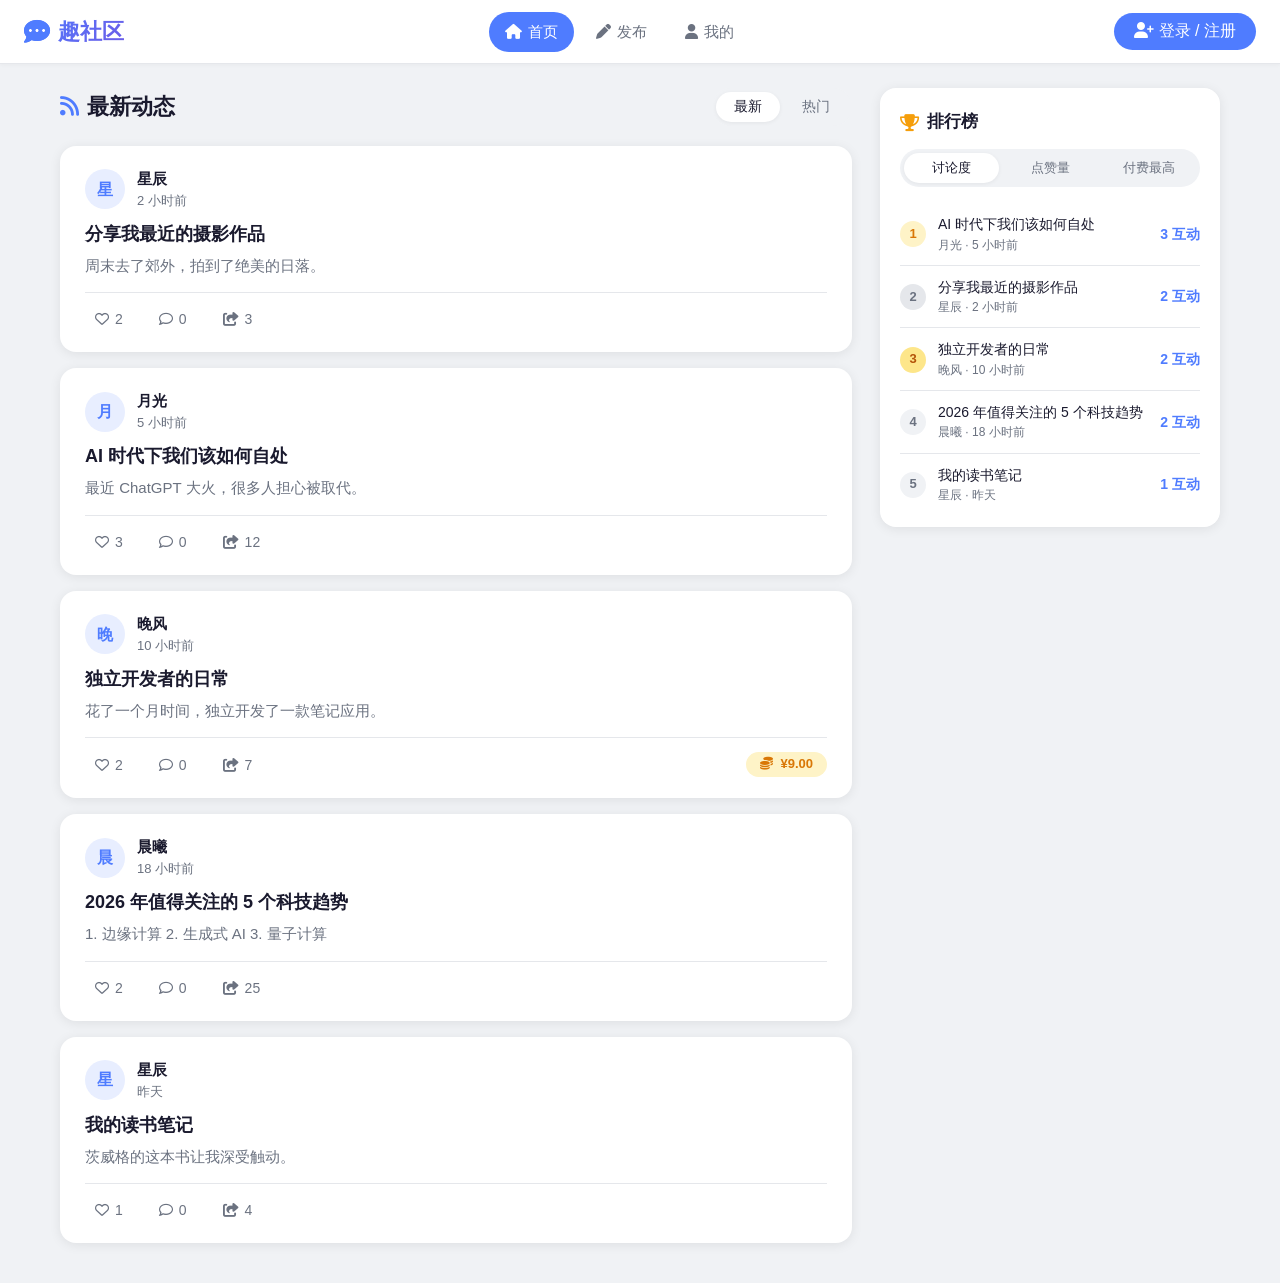
<file: deepseek_html_20260630_fe4e13.html>
<!DOCTYPE html>
<html lang="zh-CN">
<head>
    <meta charset="UTF-8" />
    <meta name="viewport" content="width=device-width, initial-scale=1.0" />
    <title>趣社区 - 自由分享交流</title>
    <!-- Font Awesome -->
    <link rel="stylesheet" href="https://cdnjs.cloudflare.com/ajax/libs/font-awesome/6.4.0/css/all.min.css" />
    <style>
        /* ===== CSS 变量 & 重置 ===== */
        :root {
            --primary: #4F7CFF;
            --primary-dark: #3a5fd9;
            --primary-light: #e8eeff;
            --secondary: #6C5CE7;
            --bg: #F0F2F5;
            --card-bg: #ffffff;
            --text: #1a1a2e;
            --text-secondary: #6b7280;
            --border: #e5e7eb;
            --shadow: 0 2px 12px rgba(0, 0, 0, 0.08);
            --radius: 16px;
            --radius-sm: 10px;
            --nav-height: 64px;
            --max-width: 1200px;
            --transition: 0.25s ease;
        }
        * {
            margin: 0;
            padding: 0;
            box-sizing: border-box;
        }
        body {
            font-family: -apple-system, BlinkMacSystemFont, "Segoe UI", Roboto, "Helvetica Neue", Arial, sans-serif;
            background: var(--bg);
            color: var(--text);
            padding-top: var(--nav-height);
            line-height: 1.6;
        }
        a {
            text-decoration: none;
            color: inherit;
        }
        button {
            cursor: pointer;
            border: none;
            outline: none;
            font-family: inherit;
            font-size: inherit;
            background: none;
        }
        input,
        textarea {
            font-family: inherit;
            font-size: inherit;
            outline: none;
            border: none;
        }
        img {
            display: block;
        }
        .hidden {
            display: none !important;
        }

        /* ===== 导航栏 ===== */
        .navbar {
            position: fixed;
            top: 0;
            left: 0;
            right: 0;
            height: var(--nav-height);
            background: var(--card-bg);
            border-bottom: 1px solid var(--border);
            display: flex;
            align-items: center;
            justify-content: space-between;
            padding: 0 24px;
            z-index: 1000;
            box-shadow: 0 1px 4px rgba(0, 0, 0, 0.04);
        }
        .navbar .logo {
            font-size: 22px;
            font-weight: 700;
            background: linear-gradient(135deg, var(--primary), var(--secondary));
            -webkit-background-clip: text;
            -webkit-text-fill-color: transparent;
            display: flex;
            align-items: center;
            gap: 8px;
        }
        .navbar .logo i {
            -webkit-text-fill-color: var(--primary);
            font-size: 26px;
        }
        .navbar .nav-links {
            display: flex;
            align-items: center;
            gap: 6px;
        }
        .navbar .nav-links a,
        .navbar .nav-links button {
            padding: 8px 16px;
            border-radius: 30px;
            font-size: 15px;
            font-weight: 500;
            color: var(--text-secondary);
            transition: var(--transition);
            display: flex;
            align-items: center;
            gap: 6px;
        }
        .navbar .nav-links a:hover,
        .navbar .nav-links button:hover {
            background: var(--primary-light);
            color: var(--primary);
        }
        .navbar .nav-links a.active {
            background: var(--primary);
            color: #fff;
        }
        .navbar .nav-links a.active:hover {
            background: var(--primary-dark);
        }
        .navbar .user-area {
            display: flex;
            align-items: center;
            gap: 12px;
        }
        .navbar .user-area .avatar-sm {
            width: 34px;
            height: 34px;
            border-radius: 50%;
            background: var(--primary-light);
            color: var(--primary);
            display: flex;
            align-items: center;
            justify-content: center;
            font-weight: 600;
            font-size: 15px;
            flex-shrink: 0;
        }
        .navbar .user-area .username {
            font-weight: 500;
            font-size: 14px;
            color: var(--text);
        }
        .navbar .user-area .btn-login {
            background: var(--primary);
            color: #fff;
            padding: 8px 20px;
            border-radius: 30px;
            font-weight: 500;
            transition: var(--transition);
        }
        .navbar .user-area .btn-login:hover {
            background: var(--primary-dark);
            transform: translateY(-1px);
        }
        .navbar .user-area .btn-logout {
            color: var(--text-secondary);
            padding: 6px 12px;
            border-radius: 30px;
            font-weight: 400;
            transition: var(--transition);
        }
        .navbar .user-area .btn-logout:hover {
            background: #fee2e2;
            color: #dc2626;
        }

        /* ===== 移动端菜单 ===== */
        .nav-toggle {
            display: none;
            font-size: 24px;
            color: var(--text);
            background: none;
            border: none;
            padding: 4px 8px;
        }
        @media (max-width: 820px) {
            .nav-toggle {
                display: block;
            }
            .navbar .nav-links {
                position: absolute;
                top: var(--nav-height);
                left: 0;
                right: 0;
                background: var(--card-bg);
                flex-direction: column;
                padding: 16px 24px;
                gap: 4px;
                border-bottom: 1px solid var(--border);
                box-shadow: var(--shadow);
                display: none;
            }
            .navbar .nav-links.open {
                display: flex;
            }
            .navbar .nav-links a,
            .navbar .nav-links button {
                width: 100%;
                padding: 12px 16px;
                justify-content: center;
            }
            .navbar .user-area .username {
                display: none;
            }
        }

        /* ===== 主容器 ===== */
        .container {
            max-width: var(--max-width);
            margin: 0 auto;
            padding: 24px 20px;
            display: grid;
            grid-template-columns: 1fr 340px;
            gap: 28px;
        }
        @media (max-width: 960px) {
            .container {
                grid-template-columns: 1fr;
            }
        }

        /* ===== 帖子列表 ===== */
        .feed-header {
            display: flex;
            align-items: center;
            justify-content: space-between;
            margin-bottom: 20px;
            flex-wrap: wrap;
            gap: 12px;
        }
        .feed-header h2 {
            font-size: 22px;
            font-weight: 700;
        }
        .feed-header .tabs {
            display: flex;
            gap: 4px;
            background: var(--bg);
            padding: 4px;
            border-radius: 30px;
        }
        .feed-header .tabs button {
            padding: 6px 18px;
            border-radius: 30px;
            font-size: 14px;
            font-weight: 500;
            color: var(--text-secondary);
            transition: var(--transition);
        }
        .feed-header .tabs button.active {
            background: var(--card-bg);
            color: var(--text);
            box-shadow: 0 1px 4px rgba(0, 0, 0, 0.06);
        }
        .feed-header .tabs button:hover:not(.active) {
            color: var(--text);
        }

        /* ===== 帖子卡片 ===== */
        .post-card {
            background: var(--card-bg);
            border-radius: var(--radius);
            padding: 20px 24px;
            margin-bottom: 16px;
            box-shadow: var(--shadow);
            transition: var(--transition);
            border: 1px solid transparent;
            cursor: pointer;
        }
        .post-card:hover {
            border-color: var(--border);
            box-shadow: 0 4px 20px rgba(0, 0, 0, 0.06);
        }
        .post-card .post-header {
            display: flex;
            align-items: center;
            gap: 12px;
            margin-bottom: 10px;
        }
        .post-card .post-header .avatar {
            width: 40px;
            height: 40px;
            border-radius: 50%;
            background: var(--primary-light);
            color: var(--primary);
            display: flex;
            align-items: center;
            justify-content: center;
            font-weight: 600;
            font-size: 16px;
            flex-shrink: 0;
        }
        .post-card .post-header .info .name {
            font-weight: 600;
            font-size: 15px;
        }
        .post-card .post-header .info .time {
            font-size: 13px;
            color: var(--text-secondary);
        }
        .post-card .post-title {
            font-size: 18px;
            font-weight: 600;
            margin-bottom: 6px;
            line-height: 1.4;
        }
        .post-card .post-content {
            color: var(--text-secondary);
            font-size: 15px;
            display: -webkit-box;
            -webkit-line-clamp: 3;
            -webkit-box-orient: vertical;
            overflow: hidden;
            line-height: 1.7;
        }
        .post-card .post-content.expanded {
            -webkit-line-clamp: unset;
        }
        .post-card .post-meta {
            display: flex;
            align-items: center;
            gap: 16px;
            margin-top: 14px;
            padding-top: 14px;
            border-top: 1px solid var(--border);
            flex-wrap: wrap;
        }
        .post-card .post-meta .action-btn {
            display: flex;
            align-items: center;
            gap: 6px;
            font-size: 14px;
            color: var(--text-secondary);
            padding: 4px 10px;
            border-radius: 30px;
            transition: var(--transition);
            background: transparent;
        }
        .post-card .post-meta .action-btn:hover {
            background: var(--primary-light);
            color: var(--primary);
        }
        .post-card .post-meta .action-btn.liked {
            color: var(--primary);
        }
        .post-card .post-meta .action-btn.liked i {
            font-weight: 900;
        }
        .post-card .post-meta .action-btn .count {
            font-weight: 500;
        }
        .post-card .post-meta .price-tag {
            margin-left: auto;
            background: #fef3c7;
            color: #d97706;
            padding: 2px 14px;
            border-radius: 30px;
            font-size: 13px;
            font-weight: 600;
        }
        .post-card .post-meta .price-tag i {
            margin-right: 4px;
        }

        /* ===== 排行榜 ===== */
        .sidebar {
            position: sticky;
            top: calc(var(--nav-height) + 24px);
            align-self: start;
        }
        .sidebar .rank-card {
            background: var(--card-bg);
            border-radius: var(--radius);
            padding: 20px 20px 12px;
            box-shadow: var(--shadow);
        }
        .sidebar .rank-card .rank-tabs {
            display: flex;
            gap: 4px;
            background: var(--bg);
            padding: 4px;
            border-radius: 30px;
            margin-bottom: 16px;
        }
        .sidebar .rank-card .rank-tabs button {
            flex: 1;
            padding: 6px 0;
            border-radius: 30px;
            font-size: 13px;
            font-weight: 500;
            color: var(--text-secondary);
            transition: var(--transition);
            text-align: center;
        }
        .sidebar .rank-card .rank-tabs button.active {
            background: var(--card-bg);
            color: var(--text);
            box-shadow: 0 1px 4px rgba(0, 0, 0, 0.06);
        }
        .sidebar .rank-list .rank-item {
            display: flex;
            align-items: center;
            gap: 12px;
            padding: 10px 0;
            border-bottom: 1px solid var(--border);
            cursor: pointer;
            transition: var(--transition);
        }
        .sidebar .rank-list .rank-item:last-child {
            border-bottom: none;
        }
        .sidebar .rank-list .rank-item:hover {
            background: var(--primary-light);
            margin: 0 -8px;
            padding-left: 8px;
            padding-right: 8px;
            border-radius: var(--radius-sm);
        }
        .sidebar .rank-list .rank-item .rank-num {
            width: 26px;
            height: 26px;
            border-radius: 50%;
            background: var(--bg);
            display: flex;
            align-items: center;
            justify-content: center;
            font-size: 13px;
            font-weight: 700;
            color: var(--text-secondary);
            flex-shrink: 0;
        }
        .sidebar .rank-list .rank-item .rank-num.top1 {
            background: #fef3c7;
            color: #d97706;
        }
        .sidebar .rank-list .rank-item .rank-num.top2 {
            background: #e5e7eb;
            color: #6b7280;
        }
        .sidebar .rank-list .rank-item .rank-num.top3 {
            background: #fde68a;
            color: #b45309;
        }
        .sidebar .rank-list .rank-item .rank-info {
            flex: 1;
            min-width: 0;
        }
        .sidebar .rank-list .rank-item .rank-info .r-title {
            font-weight: 500;
            font-size: 14px;
            white-space: nowrap;
            overflow: hidden;
            text-overflow: ellipsis;
        }
        .sidebar .rank-list .rank-item .rank-info .r-meta {
            font-size: 12px;
            color: var(--text-secondary);
        }
        .sidebar .rank-list .rank-item .rank-value {
            font-weight: 600;
            font-size: 14px;
            color: var(--primary);
            flex-shrink: 0;
        }
        .sidebar .rank-empty {
            text-align: center;
            color: var(--text-secondary);
            padding: 20px 0;
            font-size: 14px;
        }

        /* ===== 发布页面 ===== */
        .page {
            display: none;
            animation: fadeUp 0.3s ease;
        }
        .page.active {
            display: block;
        }
        @keyframes fadeUp {
            from {
                opacity: 0;
                transform: translateY(12px);
            }
            to {
                opacity: 1;
                transform: translateY(0);
            }
        }
        .page-title {
            font-size: 24px;
            font-weight: 700;
            margin-bottom: 20px;
        }
        .publish-box {
            background: var(--card-bg);
            border-radius: var(--radius);
            padding: 28px 32px;
            box-shadow: var(--shadow);
            max-width: 720px;
        }
        .publish-box .form-group {
            margin-bottom: 18px;
        }
        .publish-box .form-group label {
            display: block;
            font-weight: 600;
            font-size: 14px;
            margin-bottom: 6px;
        }
        .publish-box .form-group input,
        .publish-box .form-group textarea {
            width: 100%;
            padding: 12px 16px;
            border: 1px solid var(--border);
            border-radius: var(--radius-sm);
            background: var(--bg);
            transition: var(--transition);
            font-size: 15px;
        }
        .publish-box .form-group input:focus,
        .publish-box .form-group textarea:focus {
            border-color: var(--primary);
            background: #fff;
            box-shadow: 0 0 0 3px rgba(79, 124, 255, 0.12);
        }
        .publish-box .form-group textarea {
            min-height: 140px;
            resize: vertical;
        }
        .publish-box .form-group .input-hint {
            font-size: 13px;
            color: var(--text-secondary);
            margin-top: 4px;
        }
        .publish-box .btn-publish {
            background: linear-gradient(135deg, var(--primary), var(--secondary));
            color: #fff;
            padding: 12px 40px;
            border-radius: 30px;
            font-weight: 600;
            font-size: 16px;
            transition: var(--transition);
            box-shadow: 0 4px 14px rgba(79, 124, 255, 0.35);
        }
        .publish-box .btn-publish:hover {
            transform: translateY(-2px);
            box-shadow: 0 6px 24px rgba(79, 124, 255, 0.45);
        }

        /* ===== 帖子详情（模态框） ===== */
        .modal-overlay {
            position: fixed;
            inset: 0;
            background: rgba(0, 0, 0, 0.45);
            backdrop-filter: blur(4px);
            display: none;
            align-items: center;
            justify-content: center;
            z-index: 2000;
            padding: 20px;
            animation: fadeIn 0.25s ease;
        }
        .modal-overlay.open {
            display: flex;
        }
        @keyframes fadeIn {
            from {
                opacity: 0;
            }
            to {
                opacity: 1;
            }
        }
        .modal-content {
            background: var(--card-bg);
            border-radius: var(--radius);
            max-width: 700px;
            width: 100%;
            max-height: 90vh;
            overflow-y: auto;
            padding: 32px 36px;
            position: relative;
            animation: slideUp 0.3s ease;
            box-shadow: 0 20px 60px rgba(0, 0, 0, 0.2);
        }
        @keyframes slideUp {
            from {
                opacity: 0;
                transform: translateY(30px) scale(0.97);
            }
            to {
                opacity: 1;
                transform: translateY(0) scale(1);
            }
        }
        .modal-content .modal-close {
            position: sticky;
            top: 0;
            float: right;
            font-size: 26px;
            color: var(--text-secondary);
            background: var(--bg);
            width: 40px;
            height: 40px;
            border-radius: 50%;
            display: flex;
            align-items: center;
            justify-content: center;
            transition: var(--transition);
            z-index: 10;
            margin-bottom: 8px;
        }
        .modal-content .modal-close:hover {
            background: #fee2e2;
            color: #dc2626;
        }
        .modal-content .detail-header {
            display: flex;
            align-items: center;
            gap: 12px;
            margin-bottom: 12px;
        }
        .modal-content .detail-header .avatar {
            width: 44px;
            height: 44px;
            border-radius: 50%;
            background: var(--primary-light);
            color: var(--primary);
            display: flex;
            align-items: center;
            justify-content: center;
            font-weight: 600;
            font-size: 18px;
            flex-shrink: 0;
        }
        .modal-content .detail-header .info .name {
            font-weight: 600;
            font-size: 16px;
        }
        .modal-content .detail-header .info .time {
            font-size: 13px;
            color: var(--text-secondary);
        }
        .modal-content .detail-title {
            font-size: 24px;
            font-weight: 700;
            margin: 8px 0 12px;
            line-height: 1.3;
        }
        .modal-content .detail-body {
            font-size: 16px;
            line-height: 1.8;
            color: var(--text-secondary);
            white-space: pre-wrap;
            word-break: break-word;
        }
        .modal-content .detail-meta {
            display: flex;
            align-items: center;
            gap: 20px;
            margin: 18px 0 20px;
            padding: 14px 0;
            border-top: 1px solid var(--border);
            border-bottom: 1px solid var(--border);
            flex-wrap: wrap;
        }
        .modal-content .detail-meta .action-btn {
            display: flex;
            align-items: center;
            gap: 6px;
            font-size: 15px;
            color: var(--text-secondary);
            padding: 4px 12px;
            border-radius: 30px;
            transition: var(--transition);
            background: transparent;
        }
        .modal-content .detail-meta .action-btn:hover {
            background: var(--primary-light);
            color: var(--primary);
        }
        .modal-content .detail-meta .action-btn.liked {
            color: var(--primary);
        }
        .modal-content .detail-meta .action-btn.liked i {
            font-weight: 900;
        }
        .modal-content .detail-meta .price-tag {
            background: #fef3c7;
            color: #d97706;
            padding: 2px 16px;
            border-radius: 30px;
            font-size: 14px;
            font-weight: 600;
        }
        /* 评论 */
        .comments-section {
            margin-top: 20px;
        }
        .comments-section .comment-title {
            font-weight: 600;
            font-size: 16px;
            margin-bottom: 12px;
        }
        .comments-section .comment-input {
            display: flex;
            gap: 10px;
            margin-bottom: 16px;
        }
        .comments-section .comment-input input {
            flex: 1;
            padding: 10px 16px;
            border: 1px solid var(--border);
            border-radius: 30px;
            background: var(--bg);
            transition: var(--transition);
            font-size: 14px;
        }
        .comments-section .comment-input input:focus {
            border-color: var(--primary);
            background: #fff;
        }
        .comments-section .comment-input button {
            padding: 10px 24px;
            background: var(--primary);
            color: #fff;
            border-radius: 30px;
            font-weight: 500;
            transition: var(--transition);
            flex-shrink: 0;
        }
        .comments-section .comment-input button:hover {
            background: var(--primary-dark);
        }
        .comments-section .comment-item {
            display: flex;
            gap: 12px;
            padding: 12px 0;
            border-bottom: 1px solid var(--border);
        }
        .comments-section .comment-item:last-child {
            border-bottom: none;
        }
        .comments-section .comment-item .c-avatar {
            width: 32px;
            height: 32px;
            border-radius: 50%;
            background: var(--primary-light);
            color: var(--primary);
            display: flex;
            align-items: center;
            justify-content: center;
            font-weight: 600;
            font-size: 13px;
            flex-shrink: 0;
        }
        .comments-section .comment-item .c-body .c-name {
            font-weight: 600;
            font-size: 14px;
        }
        .comments-section .comment-item .c-body .c-time {
            font-size: 12px;
            color: var(--text-secondary);
            margin-left: 8px;
        }
        .comments-section .comment-item .c-body .c-text {
            font-size: 14px;
            color: var(--text-secondary);
            margin-top: 2px;
        }
        .comments-section .comment-empty {
            color: var(--text-secondary);
            font-size: 14px;
            text-align: center;
            padding: 16px 0;
        }

        /* ===== 个人中心 ===== */
        .profile-box {
            background: var(--card-bg);
            border-radius: var(--radius);
            padding: 28px 32px;
            box-shadow: var(--shadow);
            max-width: 720px;
        }
        .profile-box .profile-head {
            display: flex;
            align-items: center;
            gap: 20px;
            margin-bottom: 24px;
            flex-wrap: wrap;
        }
        .profile-box .profile-head .big-avatar {
            width: 72px;
            height: 72px;
            border-radius: 50%;
            background: var(--primary-light);
            color: var(--primary);
            display: flex;
            align-items: center;
            justify-content: center;
            font-size: 30px;
            font-weight: 700;
        }
        .profile-box .profile-head .p-info .p-name {
            font-size: 20px;
            font-weight: 700;
        }
        .profile-box .profile-head .p-info .p-joined {
            font-size: 14px;
            color: var(--text-secondary);
        }
        .profile-box .profile-posts .pp-title {
            font-weight: 600;
            font-size: 16px;
            margin-bottom: 12px;
            border-bottom: 1px solid var(--border);
            padding-bottom: 8px;
        }
        .profile-box .profile-posts .pp-item {
            padding: 10px 0;
            border-bottom: 1px solid var(--border);
            cursor: pointer;
            transition: var(--transition);
        }
        .profile-box .profile-posts .pp-item:hover {
            background: var(--primary-light);
            margin: 0 -12px;
            padding-left: 12px;
            padding-right: 12px;
            border-radius: var(--radius-sm);
        }
        .profile-box .profile-posts .pp-item .pp-title-text {
            font-weight: 500;
        }
        .profile-box .profile-posts .pp-item .pp-meta {
            font-size: 13px;
            color: var(--text-secondary);
        }
        .profile-box .profile-empty {
            color: var(--text-secondary);
            text-align: center;
            padding: 30px 0;
        }

        /* ===== Toast 提示 ===== */
        .toast {
            position: fixed;
            bottom: 30px;
            left: 50%;
            transform: translateX(-50%);
            background: #1f2937;
            color: #fff;
            padding: 12px 28px;
            border-radius: 30px;
            font-size: 14px;
            font-weight: 500;
            box-shadow: 0 8px 32px rgba(0, 0, 0, 0.2);
            z-index: 9999;
            opacity: 0;
            transition: opacity 0.35s ease, transform 0.35s ease;
            pointer-events: none;
            max-width: 90vw;
            text-align: center;
        }
        .toast.show {
            opacity: 1;
            transform: translateX(-50%) translateY(0);
        }
        .toast.success {
            background: #065f46;
        }
        .toast.error {
            background: #991b1b;
        }
        .toast.info {
            background: #1e40af;
        }

        /* ===== 登录注册模态框 ===== */
        .auth-modal .modal-content {
            max-width: 420px;
            padding: 32px 28px;
        }
        .auth-modal .auth-title {
            font-size: 24px;
            font-weight: 700;
            text-align: center;
            margin-bottom: 6px;
        }
        .auth-modal .auth-sub {
            text-align: center;
            color: var(--text-secondary);
            font-size: 14px;
            margin-bottom: 20px;
        }
        .auth-modal .auth-switch {
            text-align: center;
            font-size: 14px;
            color: var(--text-secondary);
            margin-top: 16px;
        }
        .auth-modal .auth-switch a {
            color: var(--primary);
            font-weight: 600;
            cursor: pointer;
        }
        .auth-modal .auth-switch a:hover {
            text-decoration: underline;
        }
        .auth-modal .form-group {
            margin-bottom: 14px;
        }
        .auth-modal .form-group label {
            display: block;
            font-weight: 500;
            font-size: 14px;
            margin-bottom: 4px;
        }
        .auth-modal .form-group input {
            width: 100%;
            padding: 10px 14px;
            border: 1px solid var(--border);
            border-radius: var(--radius-sm);
            background: var(--bg);
            transition: var(--transition);
            font-size: 15px;
        }
        .auth-modal .form-group input:focus {
            border-color: var(--primary);
            background: #fff;
            box-shadow: 0 0 0 3px rgba(79, 124, 255, 0.12);
        }
        .auth-modal .btn-auth {
            width: 100%;
            padding: 12px;
            background: linear-gradient(135deg, var(--primary), var(--secondary));
            color: #fff;
            border-radius: 30px;
            font-weight: 600;
            font-size: 16px;
            transition: var(--transition);
            margin-top: 6px;
            box-shadow: 0 4px 14px rgba(79, 124, 255, 0.3);
        }
        .auth-modal .btn-auth:hover {
            transform: translateY(-2px);
            box-shadow: 0 6px 24px rgba(79, 124, 255, 0.4);
        }

        /* ===== 分享弹窗 ===== */
        .share-modal .modal-content {
            max-width: 420px;
            text-align: center;
            padding: 32px 28px;
        }
        .share-modal .share-icon {
            font-size: 48px;
            color: var(--primary);
            margin-bottom: 10px;
        }
        .share-modal .share-title {
            font-size: 20px;
            font-weight: 700;
            margin-bottom: 4px;
        }
        .share-modal .share-desc {
            color: var(--text-secondary);
            font-size: 14px;
            margin-bottom: 18px;
        }
        .share-modal .share-link-box {
            display: flex;
            gap: 8px;
            background: var(--bg);
            border-radius: var(--radius-sm);
            padding: 4px;
        }
        .share-modal .share-link-box input {
            flex: 1;
            padding: 10px 14px;
            background: transparent;
            border: none;
            font-size: 14px;
            color: var(--text);
        }
        .share-modal .share-link-box button {
            padding: 10px 20px;
            background: var(--primary);
            color: #fff;
            border-radius: var(--radius-sm);
            font-weight: 500;
            transition: var(--transition);
            flex-shrink: 0;
        }
        .share-modal .share-link-box button:hover {
            background: var(--primary-dark);
        }
        .share-modal .share-social {
            display: flex;
            justify-content: center;
            gap: 16px;
            margin-top: 18px;
        }
        .share-modal .share-social button {
            width: 48px;
            height: 48px;
            border-radius: 50%;
            background: var(--bg);
            color: var(--text-secondary);
            font-size: 22px;
            transition: var(--transition);
            display: flex;
            align-items: center;
            justify-content: center;
        }
        .share-modal .share-social button:hover {
            background: var(--primary-light);
            color: var(--primary);
            transform: scale(1.08);
        }

        /* ===== 滚动条 ===== */
        ::-webkit-scrollbar {
            width: 6px;
        }
        ::-webkit-scrollbar-track {
            background: var(--bg);
        }
        ::-webkit-scrollbar-thumb {
            background: #c4c8d0;
            border-radius: 10px;
        }
        ::-webkit-scrollbar-thumb:hover {
            background: #a0a6b0;
        }

        /* ===== 通用工具 ===== */
        .text-center {
            text-align: center;
        }
        .mt-8 {
            margin-top: 8px;
        }
        .mb-8 {
            margin-bottom: 8px;
        }
        .gap-8 {
            gap: 8px;
        }
        .flex-center {
            display: flex;
            align-items: center;
            justify-content: center;
        }
    </style>
</head>
<body>

    <!-- ===== Toast 提示 ===== -->
    <div id="toast" class="toast"></div>

    <!-- ===== 导航栏 ===== -->
    <nav class="navbar" id="navbar">
        <div class="logo">
            <i class="fas fa-comment-dots"></i> 趣社区
        </div>
        <button class="nav-toggle" id="navToggle" aria-label="菜单">
            <i class="fas fa-bars"></i>
        </button>
        <div class="nav-links" id="navLinks">
            <a href="#" class="active" data-page="home"><i class="fas fa-home"></i> 首页</a>
            <a href="#" data-page="publish"><i class="fas fa-pen"></i> 发布</a>
            <a href="#" data-page="profile"><i class="fas fa-user"></i> 我的</a>
        </div>
        <div class="user-area" id="userArea">
            <!-- 由 JS 渲染 -->
        </div>
    </nav>

    <!-- ===== 主容器 ===== -->
    <div class="container" id="appContainer">

        <!-- ===== 首页 ===== -->
        <div class="page active" id="page-home">
            <div class="feed-header">
                <h2><i class="fas fa-rss" style="color:var(--primary);margin-right:8px;"></i>最新动态</h2>
                <div class="tabs" id="feedTabs">
                    <button class="active" data-sort="new">最新</button>
                    <button data-sort="hot">热门</button>
                </div>
            </div>
            <div id="postList">
                <!-- 由 JS 渲染 -->
            </div>
        </div>

        <!-- ===== 发布页 ===== -->
        <div class="page" id="page-publish">
            <div class="page-title"><i class="fas fa-feather-alt" style="color:var(--primary);margin-right:10px;"></i>发布帖子</div>
            <div class="publish-box">
                <div class="form-group">
                    <label>标题 <span style="color:#ef4444;">*</span></label>
                    <input type="text" id="pubTitle" placeholder="输入标题..." maxlength="80" />
                </div>
                <div class="form-group">
                    <label>内容 <span style="color:#ef4444;">*</span></label>
                    <textarea id="pubContent" placeholder="分享你的想法..." maxlength="5000"></textarea>
                </div>
                <div class="form-group">
                    <label>付费金额 (元) <span style="color:var(--text-secondary);font-weight:400;font-size:13px;">— 设为0则免费</span></label>
                    <input type="number" id="pubPrice" placeholder="0" min="0" step="0.01" value="0" />
                </div>
                <button class="btn-publish" id="btnPublish"><i class="fas fa-paper-plane" style="margin-right:8px;"></i>发布</button>
            </div>
        </div>

        <!-- ===== 个人中心 ===== -->
        <div class="page" id="page-profile">
            <div class="page-title"><i class="fas fa-user-circle" style="color:var(--primary);margin-right:10px;"></i>个人中心</div>
            <div class="profile-box" id="profileBox">
                <!-- 由 JS 渲染 -->
            </div>
        </div>

        <!-- ===== 侧边栏 (排行榜) ===== -->
        <aside class="sidebar" id="sidebar">
            <div class="rank-card">
                <h3 style="font-size:17px;font-weight:700;margin-bottom:14px;display:flex;align-items:center;gap:8px;">
                    <i class="fas fa-trophy" style="color:#f59e0b;"></i> 排行榜
                </h3>
                <div class="rank-tabs" id="rankTabs">
                    <button class="active" data-rank="discuss">讨论度</button>
                    <button data-rank="likes">点赞量</button>
                    <button data-rank="price">付费最高</button>
                </div>
                <div class="rank-list" id="rankList">
                    <!-- 由 JS 渲染 -->
                </div>
            </div>
        </aside>
    </div>

    <!-- ===== 帖子详情模态框 ===== -->
    <div class="modal-overlay" id="detailModal">
        <div class="modal-content">
            <button class="modal-close" id="detailClose"><i class="fas fa-times"></i></button>
            <div id="detailContent">
                <!-- 由 JS 渲染 -->
            </div>
        </div>
    </div>

    <!-- ===== 登录/注册模态框 ===== -->
    <div class="modal-overlay auth-modal" id="authModal">
        <div class="modal-content">
            <button class="modal-close" id="authClose"><i class="fas fa-times"></i></button>
            <div id="authContent">
                <!-- 由 JS 渲染 -->
            </div>
        </div>
    </div>

    <!-- ===== 分享模态框 ===== -->
    <div class="modal-overlay share-modal" id="shareModal">
        <div class="modal-content">
            <button class="modal-close" id="shareClose"><i class="fas fa-times"></i></button>
            <div class="share-icon"><i class="fas fa-share-alt"></i></div>
            <div class="share-title">分享这篇帖子</div>
            <div class="share-desc">复制链接或分享到社交平台</div>
            <div class="share-link-box">
                <input type="text" id="shareLinkInput" readonly />
                <button id="shareCopyBtn"><i class="fas fa-copy"></i> 复制</button>
            </div>
            <div class="share-social">
                <button title="微信"><i class="fab fa-weixin"></i></button>
                <button title="微博"><i class="fab fa-weibo"></i></button>
                <button title="QQ"><i class="fab fa-qq"></i></button>
                <button title="Twitter"><i class="fab fa-twitter"></i></button>
            </div>
        </div>
    </div>

    <script>
        // ================================================================
        //  DATA LAYER
        // ================================================================
        const STORAGE_KEY = 'quCommunityData';
        let data = loadData();

        function getDefaultData() {
            return {
                users: [],
                posts: [],
                nextUserId: 1,
                nextPostId: 1,
            };
        }

        function loadData() {
            try {
                const raw = localStorage.getItem(STORAGE_KEY);
                if (raw) {
                    const parsed = JSON.parse(raw);
                    if (parsed && typeof parsed === 'object') {
                        // 保证所有字段存在
                        const def = getDefaultData();
                        for (const k in def) {
                            if (!(k in parsed)) parsed[k] = def[k];
                        }
                        return parsed;
                    }
                }
            } catch (_) { /* ignore */ }
            return getDefaultData();
        }

        function saveData() {
            localStorage.setItem(STORAGE_KEY, JSON.stringify(data));
        }

        // ================================================================
        //  INIT SAMPLE DATA (if empty)
        // ================================================================
        function initSampleData() {
            if (data.users.length > 0) return;
            const now = Date.now();
            const users = [
                { id: 1, username: '星辰', password: '123456', avatar: '', joined: now - 86400000 * 30 },
                { id: 2, username: '月光', password: '123456', avatar: '', joined: now - 86400000 * 20 },
                { id: 3, username: '晚风', password: '123456', avatar: '', joined: now - 86400000 * 10 },
                { id: 4, username: '晨曦', password: '123456', avatar: '', joined: now - 86400000 * 5 },
            ];
            data.users = users;
            data.nextUserId = 5;

            const posts = [
                { id: 1, title: '分享我最近的摄影作品', content: '周末去了郊外，拍到了绝美的日落。金色的阳光洒在田野上，一切都那么宁静美好。分享给大家，希望你们也能感受到这份治愈。', authorId: 1,
                    authorName: '星辰', time: now - 3600000 * 2, likes: [2, 3], comments: [{ id: 'c1', authorId: 2,
                        authorName: '月光', content: '太美了！求地点！', time: now - 3600000 * 1.5 }, { id: 'c2',
                        authorId: 3, authorName: '晚风', content: '光影处理得太棒了', time: now - 3600000 * 1.2 }],
                    views: 45, shares: 3, price: 0 },
                { id: 2, title: 'AI 时代下我们该如何自处', content: '最近 ChatGPT 大火，很多人担心被取代。我的观点是：AI 是工具，不是对手。学会使用工具的人，永远不会被工具淘汰。大家怎么看？', authorId: 2,
                    authorName: '月光', time: now - 3600000 * 5, likes: [1, 3, 4], comments: [{ id: 'c3',
                        authorId: 1, authorName: '星辰', content: '说得对，人机协作才是未来', time: now - 3600000 * 4.5 },
                    { id: 'c4', authorId: 4, authorName: '晨曦', content: '我觉得还是要保持学习的热情', time: now -
                            3600000 * 4 }], views: 128, shares: 12, price: 0 },
                { id: 3, title: '独立开发者的日常 —— 从零到上线', content: '花了一个月时间，独立开发了一款笔记应用。从构思、设计、编码到测试上线，每一步都充满挑战。这里分享一些心得和踩过的坑，希望对大家有帮助。', authorId: 3,
                    authorName: '晚风', time: now - 3600000 * 10, likes: [1, 4], comments: [{ id: 'c5',
                        authorId: 1, authorName: '星辰', content: '太强了！我也想学独立开发', time: now - 3600000 * 9 },
                    { id: 'c6', authorId: 2, authorName: '月光', content: '后端用的什么框架？', time: now - 3600000 *
                            8.5 }], views: 89, shares: 7, price: 9.99 },
                { id: 4, title: '2026 年值得关注的 5 个科技趋势', content: '1. 边缘计算 2. 生成式 AI 3. 量子计算 4. 脑机接口 5. 可持续能源。这些领域在未来几年将迎来爆发式增长，值得提前布局。', authorId: 4,
                    authorName: '晨曦', time: now - 3600000 * 18, likes: [2, 3], comments: [{ id: 'c7',
                        authorId: 2, authorName: '月光', content: '量子计算还早吧？', time: now - 3600000 * 17 },
                    { id: 'c8', authorId: 3, authorName: '晚风', content: '边缘计算确实是大趋势', time: now - 3600000 *
                            16.5 }], views: 210, shares: 25, price: 0 },
                { id: 5, title: '我的读书笔记：<人类群星闪耀时>', content: '茨威格的这本书让我深受触动。历史的关键时刻，往往由少数人的勇气和决断所决定。摘抄几段与大家共勉： "一个人生命中最大的幸运，莫过于在他的人生中途，即在他年富力强时发现了自己的使命。"', authorId: 1,
                    authorName: '星辰', time: now - 3600000 * 24, likes: [4], comments: [{ id: 'c9',
                        authorId: 4, authorName: '晨曦', content: '这本书我也读过，真的很震撼', time: now - 3600000 *
                            23 }], views: 56, shares: 4, price: 0 },
                { id: 6, title: '付费深度内容：如何构建个人知识体系', content: '（付费内容预览）在这个信息爆炸的时代，构建一个属于自己的知识体系至关重要。本文将分享一套完整的知识管理方法论，包括信息收集、整理、内化和输出四个环节。', authorId: 2,
                    authorName: '月光', time: now - 3600000 * 30, likes: [1, 3, 4], comments: [{ id: 'c10',
                        authorId: 1, authorName: '星辰', content: '付费支持！干货满满', time: now - 3600000 * 29 },
                    { id: 'c11', authorId: 3, authorName: '晚风', content: '已购，内容很值', time: now - 3600000 *
                            28 }], views: 320, shares: 18, price: 19.99 },
                { id: 7, title: '旅行 vlog：大理的慢生活', content: '在大理待了一周，每天看云、喝茶、散步。这里的节奏很慢，但每一天都很充实。附上一些随手拍的照片，希望能把这份惬意传递给你。', authorId: 3,
                    authorName: '晚风', time: now - 3600000 * 40, likes: [1, 2, 4], comments: [{ id: 'c12',
                        authorId: 1, authorName: '星辰', content: '大理是我一直想去的地方', time: now - 3600000 * 39 },
                    { id: 'c13', authorId: 2, authorName: '月光', content: '照片拍得太有感觉了', time: now - 3600000 *
                            38 }, { id: 'c14', authorId: 4, authorName: '晨曦', content: '下次一起啊！',
                        time: now - 3600000 * 37 }], views: 176, shares: 9, price: 0 },
            ];
            data.posts = posts;
            data.nextPostId = 8;
            saveData();
        }
        initSampleData();

        // ================================================================
        //  STATE
        // ================================================================
        let currentUser = null; // 存储当前登录用户对象
        let currentSort = 'new';
        let currentRank = 'discuss';
        let viewingPostId = null;
        let sharePostId = null;

        // ================================================================
        //  DOM REFS
        // ================================================================
        const $ = (s, ctx = document) => ctx.querySelector(s);
        const $$ = (s, ctx = document) => [...ctx.querySelectorAll(s)];

        const toastEl = $('#toast');
        const navLinks = $('#navLinks');
        const navToggle = $('#navToggle');
        const userArea = $('#userArea');
        const postList = $('#postList');
        const feedTabs = $('#feedTabs');
        const rankTabs = $('#rankTabs');
        const rankList = $('#rankList');
        const detailModal = $('#detailModal');
        const detailContent = $('#detailContent');
        const detailClose = $('#detailClose');
        const authModal = $('#authModal');
        const authContent = $('#authContent');
        const authClose = $('#authClose');
        const shareModal = $('#shareModal');
        const shareLinkInput = $('#shareLinkInput');
        const shareCopyBtn = $('#shareCopyBtn');
        const shareClose = $('#shareClose');
        const btnPublish = $('#btnPublish');
        const pubTitle = $('#pubTitle');
        const pubContent = $('#pubContent');
        const pubPrice = $('#pubPrice');
        const profileBox = $('#profileBox');

        // ================================================================
        //  TOAST
        // ================================================================
        let toastTimer = null;

        function showToast(msg, type = 'info') {
            if (toastTimer) { clearTimeout(toastTimer);
                toastEl.classList.remove('show'); }
            toastEl.textContent = msg;
            toastEl.className = 'toast ' + type;
            // 强制回流
            void toastEl.offsetWidth;
            toastEl.classList.add('show');
            toastTimer = setTimeout(() => {
                toastEl.classList.remove('show');
                toastTimer = null;
            }, 2800);
        }

        // ================================================================
        //  AUTH
        // ================================================================
        function getCurrentUser() {
            if (currentUser) return currentUser;
            const saved = sessionStorage.getItem('quUser');
            if (saved) {
                try {
                    const uid = parseInt(saved, 10);
                    const user = data.users.find(u => u.id === uid);
                    if (user) { currentUser = user; return user; }
                } catch (_) {}
            }
            return null;
        }

        function setCurrentUser(user) {
            currentUser = user;
            if (user) {
                sessionStorage.setItem('quUser', String(user.id));
            } else {
                sessionStorage.removeItem('quUser');
            }
            renderNav();
            renderFeed();
            renderRank();
            renderProfile();
        }

        function requireAuth() {
            const user = getCurrentUser();
            if (!user) {
                showToast('请先登录', 'error');
                openAuthModal();
                return null;
            }
            return user;
        }

        // ================================================================
        //  NAV
        // ================================================================
        function renderNav() {
            const user = getCurrentUser();
            if (user) {
                const initial = user.username.charAt(0).toUpperCase();
                userArea.innerHTML = `
                    <span class="avatar-sm">${initial}</span>
                    <span class="username">${user.username}</span>
                    <button class="btn-logout" id="btnLogout"><i class="fas fa-sign-out-alt"></i> 退出</button>
                `;
                const btnLogout = $('#btnLogout');
                if (btnLogout) btnLogout.addEventListener('click', () => {
                    setCurrentUser(null);
                    showToast('已退出', 'info');
                    closeAllModals();
                });
            } else {
                userArea.innerHTML = `
                    <button class="btn-login" id="btnLogin"><i class="fas fa-user-plus"></i> 登录 / 注册</button>
                `;
                const btnLogin = $('#btnLogin');
                if (btnLogin) btnLogin.addEventListener('click', openAuthModal);
            }
        }

        // 导航切换
        function navigateTo(page) {
            $$('.page').forEach(el => el.classList.remove('active'));
            const target = $('#page-' + page);
            if (target) target.classList.add('active');
            // 更新导航高亮
            $$('.nav-links a').forEach(a => {
                a.classList.toggle('active', a.dataset.page === page);
            });
            // 关闭移动端菜单
            navLinks.classList.remove('open');
            // 如果进入发布页或个人中心，隐藏侧边栏? 但保留, 自适应
            if (page === 'publish' || page === 'profile') {
                $('#sidebar').style.display = 'none';
            } else {
                $('#sidebar').style.display = '';
            }
            if (page === 'home') {
                renderFeed();
                renderRank();
            }
            if (page === 'profile') {
                renderProfile();
            }
        }

        // 导航事件
        $$('.nav-links a').forEach(a => {
            a.addEventListener('click', (e) => {
                e.preventDefault();
                const page = a.dataset.page;
                if (page) navigateTo(page);
            });
        });

        navToggle.addEventListener('click', () => {
            navLinks.classList.toggle('open');
        });

        // ================================================================
        //  AUTH MODAL
        // ================================================================
        let authMode = 'login'; // 'login' | 'register'

        function openAuthModal() {
            authModal.classList.add('open');
            renderAuthForm();
        }

        function closeAuthModal() {
            authModal.classList.remove('open');
        }

        function renderAuthForm() {
            const isLogin = authMode === 'login';
            authContent.innerHTML = `
                <div class="auth-title">${isLogin ? '登录' : '注册'}账号</div>
                <div class="auth-sub">${isLogin ? '欢迎回来！' : '加入趣社区，分享你的精彩'}</div>
                <form id="authForm" autocomplete="off">
                    <div class="form-group">
                        <label>用户名</label>
                        <input type="text" id="authUsername" placeholder="请输入用户名" required />
                    </div>
                    <div class="form-group">
                        <label>密码</label>
                        <input type="password" id="authPassword" placeholder="请输入密码" required />
                    </div>
                    ${!isLogin ? `
                    <div class="form-group">
                        <label>确认密码</label>
                        <input type="password" id="authPassword2" placeholder="请再次输入密码" required />
                    </div>
                    ` : ''}
                    <button type="submit" class="btn-auth">${isLogin ? '登 录' : '注 册'}</button>
                </form>
                <div class="auth-switch">
                    ${isLogin ? '还没有账号？' : '已有账号？'}
                    <a id="authSwitch">${isLogin ? '去注册' : '去登录'}</a>
                </div>
            `;
            const form = $('#authForm');
            form.addEventListener('submit', handleAuthSubmit);
            const switchLink = $('#authSwitch');
            if (switchLink) {
                switchLink.addEventListener('click', () => {
                    authMode = authMode === 'login' ? 'register' : 'login';
                    renderAuthForm();
                });
            }
        }

        function handleAuthSubmit(e) {
            e.preventDefault();
            const username = $('#authUsername').value.trim();
            const password = $('#authPassword').value.trim();
            if (!username || !password) { showToast('请填写完整信息', 'error'); return; }
            if (authMode === 'login') {
                const user = data.users.find(u => u.username === username && u.password === password);
                if (!user) {
                    showToast('用户名或密码错误', 'error');
                    return;
                }
                setCurrentUser(user);
                showToast('登录成功！', 'success');
                closeAuthModal();
                renderFeed();
                renderRank();
                renderProfile();
            } else {
                const password2 = $('#authPassword2').value.trim();
                if (password !== password2) { showToast('两次密码输入不一致', 'error'); return; }
                if (data.users.find(u => u.username === username)) {
                    showToast('用户名已存在', 'error');
                    return;
                }
                const newUser = {
                    id: data.nextUserId++,
                    username,
                    password,
                    avatar: '',
                    joined: Date.now(),
                };
                data.users.push(newUser);
                saveData();
                setCurrentUser(newUser);
                showToast('注册成功！欢迎加入 🎉', 'success');
                closeAuthModal();
                renderFeed();
                renderRank();
                renderProfile();
            }
        }

        authClose.addEventListener('click', closeAuthModal);
        authModal.addEventListener('click', (e) => {
            if (e.target === authModal) closeAuthModal();
        });

        // ================================================================
        //  FEED
        // ================================================================
        function renderFeed() {
            const sort = currentSort;
            let posts = [...data.posts];
            if (sort === 'new') {
                posts.sort((a, b) => b.time - a.time);
            } else if (sort === 'hot') {
                posts.sort((a, b) => (b.likes.length + b.comments.length) - (a.likes.length + a.comments.length));
            }
            const user = getCurrentUser();
            if (posts.length === 0) {
                postList.innerHTML = `<div style="text-align:center;padding:60px 0;color:var(--text-secondary);">
                    <i class="fas fa-inbox" style="font-size:40px;display:block;margin-bottom:12px;"></i>
                    暂无帖子，快来发布第一条吧！
                </div>`;
                return;
            }
            let html = '';
            posts.forEach(p => {
                const liked = user ? p.likes.includes(user.id) : false;
                const commentCount = p.comments ? p.comments.length : 0;
                const price = p.price || 0;
                html += `
                    <div class="post-card" data-id="${p.id}">
                        <div class="post-header">
                            <div class="avatar">${p.authorName.charAt(0).toUpperCase()}</div>
                            <div class="info">
                                <div class="name">${p.authorName}</div>
                                <div class="time">${formatTime(p.time)}</div>
                            </div>
                        </div>
                        <div class="post-title">${escapeHtml(p.title)}</div>
                        <div class="post-content">${escapeHtml(p.content)}</div>
                        <div class="post-meta">
                            <button class="action-btn like-btn ${liked ? 'liked' : ''}" data-id="${p.id}">
                                <i class="${liked ? 'fas' : 'far'} fa-heart"></i>
                                <span class="count">${p.likes.length}</span>
                            </button>
                            <button class="action-btn comment-btn" data-id="${p.id}">
                                <i class="far fa-comment"></i>
                                <span class="count">${commentCount}</span>
                            </button>
                            <button class="action-btn share-btn" data-id="${p.id}">
                                <i class="fas fa-share-square"></i>
                                <span class="count">${p.shares || 0}</span>
                            </button>
                            ${price > 0 ? `<span class="price-tag"><i class="fas fa-coins"></i> ¥${price.toFixed(2)}</span>` : ''}
                        </div>
                    </div>
                `;
            });
            postList.innerHTML = html;

            // 事件：点击卡片打开详情
            $$('.post-card').forEach(card => {
                card.addEventListener('click', (e) => {
                    // 如果点击的是按钮，不触发
                    if (e.target.closest('.action-btn')) return;
                    const id = parseInt(card.dataset.id, 10);
                    if (id) openDetail(id);
                });
            });

            // 点赞
            $$('.like-btn').forEach(btn => {
                btn.addEventListener('click', (e) => {
                    e.stopPropagation();
                    const id = parseInt(btn.dataset.id, 10);
                    if (id) toggleLike(id);
                });
            });

            // 评论
            $$('.comment-btn').forEach(btn => {
                btn.addEventListener('click', (e) => {
                    e.stopPropagation();
                    const id = parseInt(btn.dataset.id, 10);
                    if (id) openDetail(id);
                });
            });

            // 分享
            $$('.share-btn').forEach(btn => {
                btn.addEventListener('click', (e) => {
                    e.stopPropagation();
                    const id = parseInt(btn.dataset.id, 10);
                    if (id) openShare(id);
                });
            });
        }

        // feed tabs
        feedTabs.addEventListener('click', (e) => {
            const btn = e.target.closest('button');
            if (!btn) return;
            const sort = btn.dataset.sort;
            if (!sort) return;
            $$('.feed-header .tabs button').forEach(b => b.classList.remove('active'));
            btn.classList.add('active');
            currentSort = sort;
            renderFeed();
        });

        // ================================================================
        //  RANK
        // ================================================================
        function renderRank() {
            const type = currentRank;
            let list = [...data.posts];
            if (type === 'discuss') {
                list.sort((a, b) => (b.likes.length + b.comments.length) - (a.likes.length + a.comments.length));
            } else if (type === 'likes') {
                list.sort((a, b) => b.likes.length - a.likes.length);
            } else if (type === 'price') {
                list.sort((a, b) => (b.price || 0) - (a.price || 0));
            }
            const top = list.slice(0, 10);
            if (top.length === 0) {
                rankList.innerHTML = `<div class="rank-empty">暂无数据</div>`;
                return;
            }
            let html = '';
            top.forEach((p, idx) => {
                const numClass = idx === 0 ? 'top1' : idx === 1 ? 'top2' : idx === 2 ? 'top3' : '';
                let value = '';
                if (type === 'discuss') value = (p.likes.length + p.comments.length) + ' 互动';
                else if (type === 'likes') value = p.likes.length + ' 赞';
                else if (type === 'price') value = '¥' + (p.price || 0).toFixed(2);
                html += `
                    <div class="rank-item" data-id="${p.id}">
                        <div class="rank-num ${numClass}">${idx + 1}</div>
                        <div class="rank-info">
                            <div class="r-title">${escapeHtml(p.title)}</div>
                            <div class="r-meta">${p.authorName} · ${formatTime(p.time)}</div>
                        </div>
                        <div class="rank-value">${value}</div>
                    </div>
                `;
            });
            rankList.innerHTML = html;
            $$('.rank-item').forEach(item => {
                item.addEventListener('click', () => {
                    const id = parseInt(item.dataset.id, 10);
                    if (id) openDetail(id);
                });
            });
        }

        rankTabs.addEventListener('click', (e) => {
            const btn = e.target.closest('button');
            if (!btn) return;
            const rank = btn.dataset.rank;
            if (!rank) return;
            $$('.rank-tabs button').forEach(b => b.classList.remove('active'));
            btn.classList.add('active');
            currentRank = rank;
            renderRank();
        });

        // ================================================================
        //  DETAIL
        // ================================================================
        function openDetail(postId) {
            const post = data.posts.find(p => p.id === postId);
            if (!post) { showToast('帖子不存在', 'error'); return; }
            viewingPostId = postId;
            // 增加浏览量
            post.views = (post.views || 0) + 1;
            saveData();

            const user = getCurrentUser();
            const liked = user ? post.likes.includes(user.id) : false;
            const commentCount = post.comments ? post.comments.length : 0;
            const price = post.price || 0;

            let commentsHtml = '';
            if (post.comments && post.comments.length > 0) {
                post.comments.forEach(c => {
                    const cName = c.authorName || '匿名';
                    commentsHtml += `
                        <div class="comment-item">
                            <div class="c-avatar">${cName.charAt(0).toUpperCase()}</div>
                            <div class="c-body">
                                <span class="c-name">${cName}</span>
                                <span class="c-time">${formatTime(c.time)}</span>
                                <div class="c-text">${escapeHtml(c.content)}</div>
                            </div>
                        </div>
                    `;
                });
            } else {
                commentsHtml = `<div class="comment-empty">暂无评论，来说点什么吧</div>`;
            }

            detailContent.innerHTML = `
                <div class="detail-header">
                    <div class="avatar">${post.authorName.charAt(0).toUpperCase()}</div>
                    <div class="info">
                        <div class="name">${post.authorName}</div>
                        <div class="time">${formatTime(post.time)} · ${post.views || 0} 次浏览</div>
                    </div>
                </div>
                <div class="detail-title">${escapeHtml(post.title)}</div>
                <div class="detail-body">${escapeHtml(post.content)}</div>
                <div class="detail-meta">
                    <button class="action-btn like-btn ${liked ? 'liked' : ''}" data-id="${post.id}">
                        <i class="${liked ? 'fas' : 'far'} fa-heart"></i>
                        <span class="count">${post.likes.length}</span>
                    </button>
                    <button class="action-btn comment-btn" data-id="${post.id}">
                        <i class="far fa-comment"></i>
                        <span class="count">${commentCount}</span>
                    </button>
                    <button class="action-btn share-btn" data-id="${post.id}">
                        <i class="fas fa-share-square"></i>
                        <span class="count">${post.shares || 0}</span>
                    </button>
                    ${price > 0 ? `<span class="price-tag"><i class="fas fa-coins"></i> 付费 ¥${price.toFixed(2)}</span>` : ''}
                </div>
                <div class="comments-section">
                    <div class="comment-title"><i class="far fa-comment-dots"></i> 评论 (${commentCount})</div>
                    <div class="comment-input">
                        <input type="text" id="commentInput" placeholder="写下你的评论..." />
                        <button id="commentSubmit">发送</button>
                    </div>
                    <div id="commentList">${commentsHtml}</div>
                </div>
            `;

            detailModal.classList.add('open');

            // 点赞
            const likeBtn = detailContent.querySelector('.like-btn');
            if (likeBtn) {
                likeBtn.addEventListener('click', () => {
                    const id = parseInt(likeBtn.dataset.id, 10);
                    if (id) toggleLike(id);
                });
            }

            // 评论提交
            const commentInput = detailContent.querySelector('#commentInput');
            const commentSubmit = detailContent.querySelector('#commentSubmit');
            if (commentSubmit && commentInput) {
                const submitComment = () => {
                    const text = commentInput.value.trim();
                    if (!text) { showToast('请输入评论内容', 'error'); return; }
                    const user = requireAuth();
                    if (!user) return;
                    const post = data.posts.find(p => p.id === postId);
                    if (!post) return;
                    if (!post.comments) post.comments = [];
                    post.comments.push({
                        id: 'c' + Date.now() + Math.random().toString(36).slice(2, 6),
                        authorId: user.id,
                        authorName: user.username,
                        content: text,
                        time: Date.now(),
                    });
                    saveData();
                    commentInput.value = '';
                    showToast('评论成功！', 'success');
                    openDetail(postId); // 刷新
                    renderFeed();
                    renderRank();
                };
                commentSubmit.addEventListener('click', submitComment);
                commentInput.addEventListener('keydown', (e) => {
                    if (e.key === 'Enter') submitComment();
                });
            }

            // 分享
            const shareBtn = detailContent.querySelector('.share-btn');
            if (shareBtn) {
                shareBtn.addEventListener('click', () => {
                    const id = parseInt(shareBtn.dataset.id, 10);
                    if (id) openShare(id);
                });
            }
        }

        detailClose.addEventListener('click', () => {
            detailModal.classList.remove('open');
            renderFeed();
            renderRank();
        });
        detailModal.addEventListener('click', (e) => {
            if (e.target === detailModal) {
                detailModal.classList.remove('open');
                renderFeed();
                renderRank();
            }
        });

        // ================================================================
        //  LIKE
        // ================================================================
        function toggleLike(postId) {
            const user = requireAuth();
            if (!user) return;
            const post = data.posts.find(p => p.id === postId);
            if (!post) { showToast('帖子不存在', 'error'); return; }
            const idx = post.likes.indexOf(user.id);
            if (idx > -1) {
                post.likes.splice(idx, 1);
                showToast('已取消点赞', 'info');
            } else {
                post.likes.push(user.id);
                showToast('点赞成功 ❤️', 'success');
            }
            saveData();
            renderFeed();
            renderRank();
            // 如果详情打开，刷新详情
            if (detailModal.classList.contains('open') && viewingPostId === postId) {
                openDetail(postId);
            }
        }

        // ================================================================
        //  SHARE
        // ================================================================
        function openShare(postId) {
            const post = data.posts.find(p => p.id === postId);
            if (!post) { showToast('帖子不存在', 'error'); return; }
            sharePostId = postId;
            // 增加分享数
            post.shares = (post.shares || 0) + 1;
            saveData();
            const url = window.location.href.split('?')[0] + '?post=' + postId;
            shareLinkInput.value = url;
            shareModal.classList.add('open');
            renderFeed();
            renderRank();
        }

        shareCopyBtn.addEventListener('click', () => {
            const val = shareLinkInput.value;
            if (navigator.clipboard) {
                navigator.clipboard.writeText(val).then(() => {
                    showToast('链接已复制！', 'success');
                }).catch(() => {
                    fallbackCopy(val);
                });
            } else {
                fallbackCopy(val);
            }
        });

        function fallbackCopy(text) {
            shareLinkInput.select();
            try {
                document.execCommand('copy');
                showToast('链接已复制！', 'success');
            } catch (_) {
                showToast('复制失败，请手动复制', 'error');
            }
        }

        shareClose.addEventListener('click', () => shareModal.classList.remove('open'));
        shareModal.addEventListener('click', (e) => {
            if (e.target === shareModal) shareModal.classList.remove('open');
        });

        // ================================================================
        //  PUBLISH
        // ================================================================
        btnPublish.addEventListener('click', () => {
            const user = requireAuth();
            if (!user) return;
            const title = pubTitle.value.trim();
            const content = pubContent.value.trim();
            const price = parseFloat(pubPrice.value) || 0;
            if (!title) { showToast('请输入标题', 'error');
                pubTitle.focus(); return; }
            if (!content) { showToast('请输入内容', 'error');
                pubContent.focus(); return; }
            if (price < 0) { showToast('金额不能为负数', 'error'); return; }

            const newPost = {
                id: data.nextPostId++,
                title,
                content,
                authorId: user.id,
                authorName: user.username,
                time: Date.now(),
                likes: [],
                comments: [],
                views: 0,
                shares: 0,
                price: price,
            };
            data.posts.unshift(newPost);
            saveData();
            pubTitle.value = '';
            pubContent.value = '';
            pubPrice.value = '0';
            showToast('发布成功！🎉', 'success');
            navigateTo('home');
            renderFeed();
            renderRank();
        });

        // ================================================================
        //  PROFILE
        // ================================================================
        function renderProfile() {
            const user = getCurrentUser();
            if (!user) {
                profileBox.innerHTML = `
                    <div class="profile-empty">
                        <i class="fas fa-user-circle" style="font-size:48px;color:var(--text-secondary);display:block;margin-bottom:12px;"></i>
                        请先登录查看个人中心
                        <br /><br />
                        <button class="btn-login" style="background:var(--primary);color:#fff;padding:10px 32px;border-radius:30px;font-weight:500;" onclick="openAuthModal()">
                            去登录
                        </button>
                    </div>
                `;
                return;
            }
            const userPosts = data.posts.filter(p => p.authorId === user.id);
            let postsHtml = '';
            if (userPosts.length === 0) {
                postsHtml = `<div class="profile-empty">你还没有发布过帖子</div>`;
            } else {
                userPosts.forEach(p => {
                    postsHtml += `
                        <div class="pp-item" data-id="${p.id}">
                            <div class="pp-title-text">${escapeHtml(p.title)}</div>
                            <div class="pp-meta">${formatTime(p.time)} · ${p.likes.length} 赞 · ${p.comments ? p.comments.length : 0} 评论</div>
                        </div>
                    `;
                });
            }

            profileBox.innerHTML = `
                <div class="profile-head">
                    <div class="big-avatar">${user.username.charAt(0).toUpperCase()}</div>
                    <div class="p-info">
                        <div class="p-name">${user.username}</div>
                        <div class="p-joined">加入于 ${formatTime(user.joined)}</div>
                    </div>
                </div>
                <div class="profile-posts">
                    <div class="pp-title">我的帖子 (${userPosts.length})</div>
                    ${postsHtml}
                </div>
            `;

            $$('.pp-item').forEach(item => {
                item.addEventListener('click', () => {
                    const id = parseInt(item.dataset.id, 10);
                    if (id) openDetail(id);
                });
            });
        }

        // ================================================================
        //  UTILITY
        // ================================================================
        function formatTime(ts) {
            if (!ts) return '刚刚';
            const diff = Date.now() - ts;
            if (diff < 60000) return '刚刚';
            if (diff < 3600000) return Math.floor(diff / 60000) + ' 分钟前';
            if (diff < 86400000) return Math.floor(diff / 3600000) + ' 小时前';
            if (diff < 172800000) return '昨天';
            if (diff < 259200000) return '前天';
            const d = new Date(ts);
            const pad = n => String(n).padStart(2, '0');
            return d.getFullYear() + '-' + pad(d.getMonth() + 1) + '-' + pad(d.getDate()) + ' ' + pad(d.getHours()) + ':' + pad(d
                .getMinutes());
        }

        function escapeHtml(text) {
            if (!text) return '';
            const div = document.createElement('div');
            div.textContent = text;
            return div.innerHTML;
        }

        function closeAllModals() {
            detailModal.classList.remove('open');
            authModal.classList.remove('open');
            shareModal.classList.remove('open');
        }

        // ================================================================
        //  ROUTE: 如果 URL 有 ?post= 参数，自动打开
        // ================================================================
        function handleUrlParams() {
            const params = new URLSearchParams(window.location.search);
            const postId = params.get('post');
            if (postId) {
                const id = parseInt(postId, 10);
                if (!isNaN(id)) {
                    setTimeout(() => openDetail(id), 300);
                }
            }
        }

        // ================================================================
        //  INIT
        // ================================================================
        function init() {
            const user = getCurrentUser();
            if (user) currentUser = user;
            renderNav();
            renderFeed();
            renderRank();
            renderProfile();
            handleUrlParams();

            // 点击页面空白关闭移动端菜单
            document.addEventListener('click', (e) => {
                if (!e.target.closest('.navbar')) {
                    navLinks.classList.remove('open');
                }
            });
        }

        // 暴露一些函数给全局（用于内联 onclick）
        window.openAuthModal = openAuthModal;
        window.openDetail = openDetail;

        init();

        // 监听 storage 变化（其他标签页）
        window.addEventListener('storage', (e) => {
            if (e.key === STORAGE_KEY) {
                data = loadData();
                renderFeed();
                renderRank();
                renderProfile();
            }
        });

        console.log('🌟 趣社区已启动！数据存储在 localStorage 中。');
        console.log('📦 当前数据:', data);
    </script>
</body>
</html>
</file>
